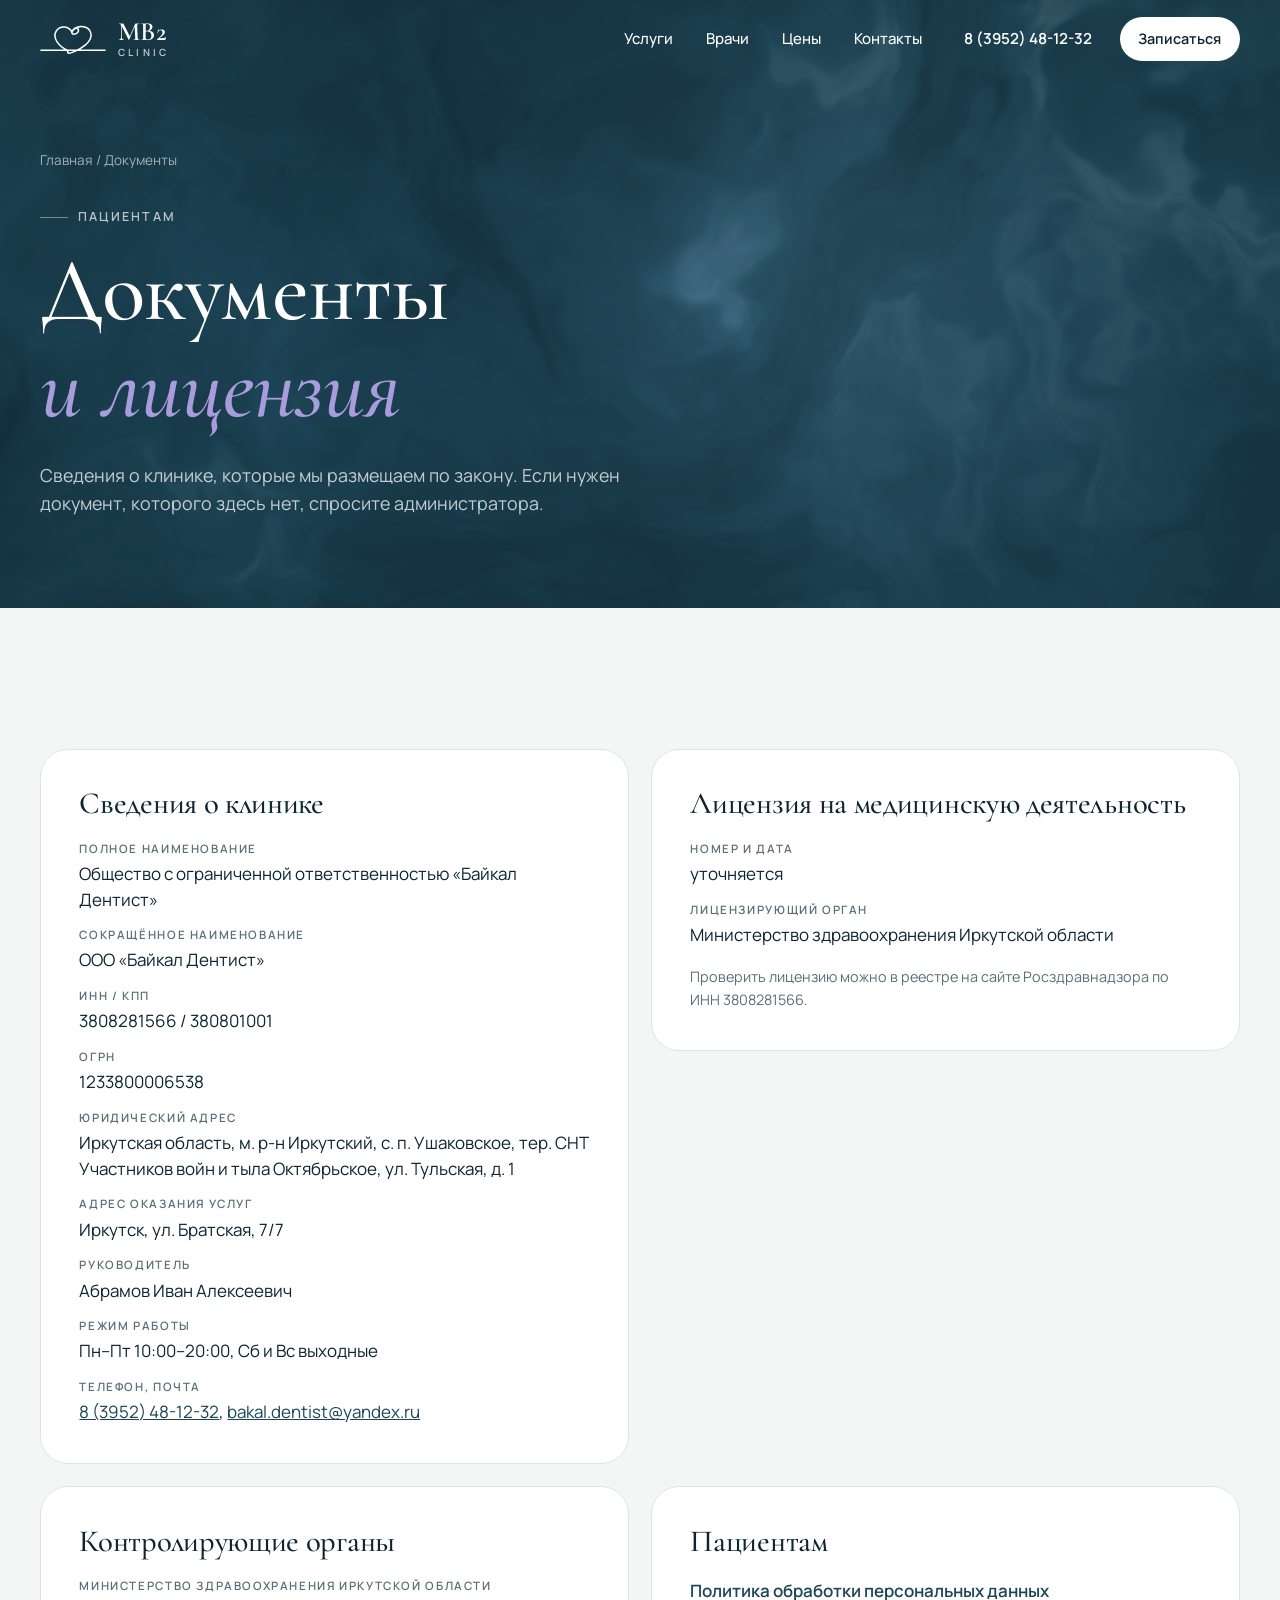
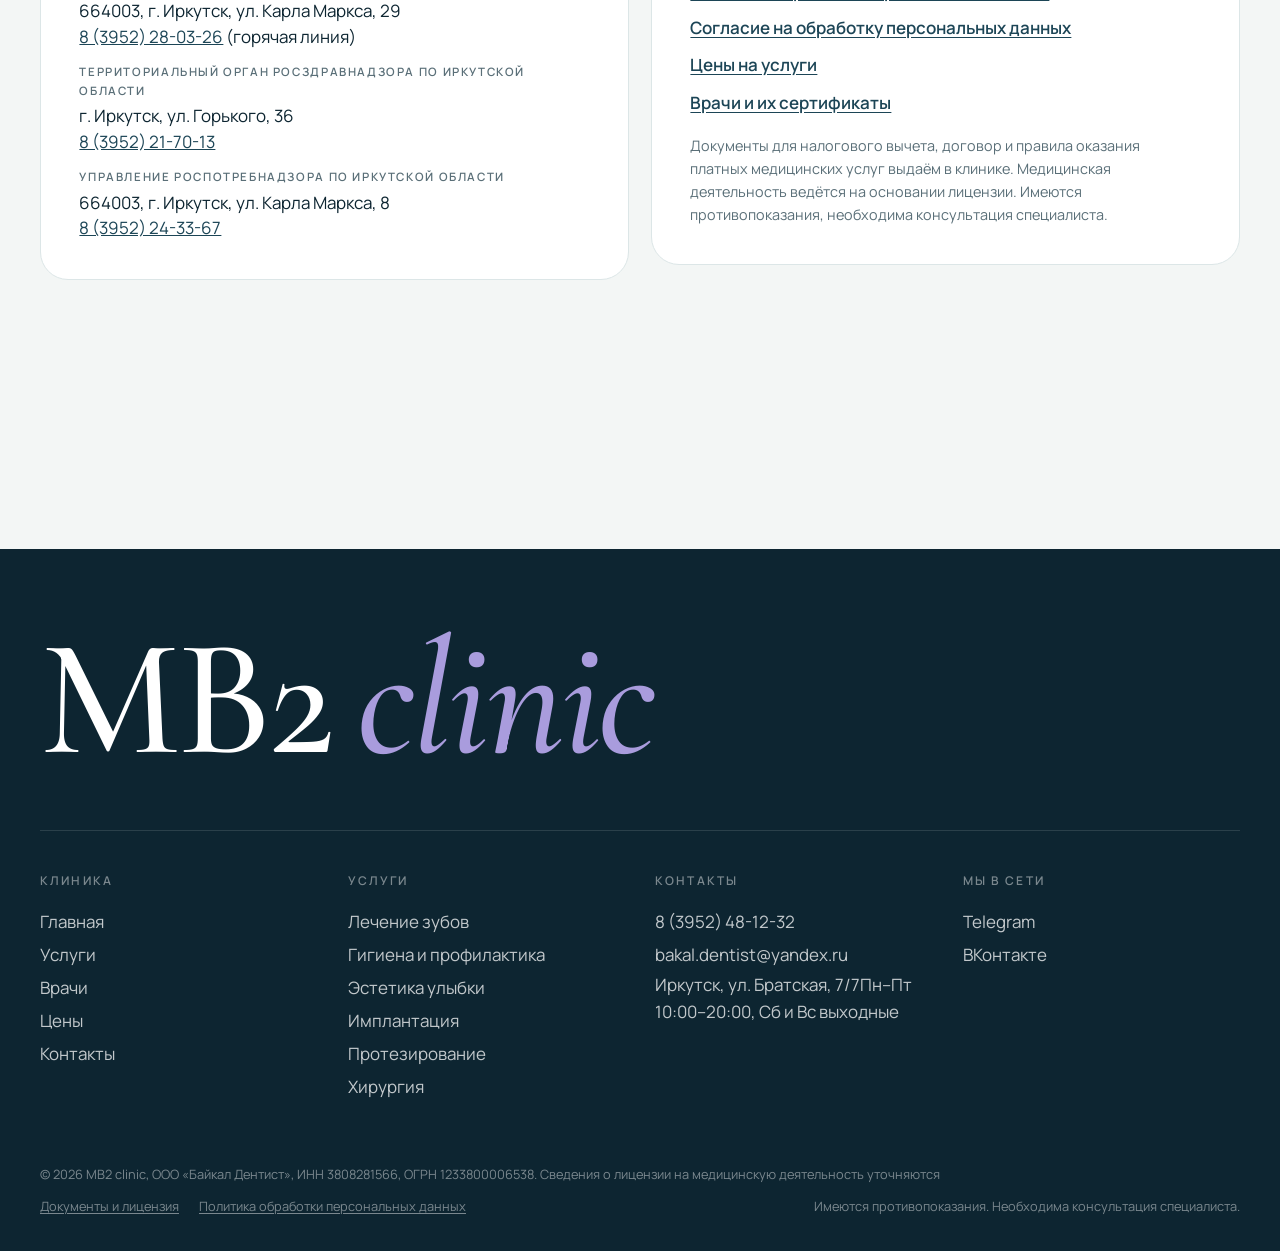
<file: dokumenty.html>
<!doctype html>
<html lang="ru">
<head>
<meta charset="utf-8">
<meta name="viewport" content="width=device-width, initial-scale=1, viewport-fit=cover">
<title>Документы и лицензия — MB2 clinic</title>
<meta name="description" content="Реквизиты, лицензия и контакты контролирующих органов стоматологии MB2 clinic, ООО «Байкал Дентист», Иркутск."><meta name="robots" content="noindex, nofollow">
<meta property="og:title" content="Документы и лицензия — MB2 clinic">
<meta property="og:description" content="Реквизиты, лицензия и контакты контролирующих органов стоматологии MB2 clinic, ООО «Байкал Дентист», Иркутск.">
<meta property="og:image" content="img/team.jpg?v=1793037886">
<meta property="og:type" content="website">
<meta name="theme-color" content="#1C4556">
<link rel="icon" href="data:image/svg+xml,%3Csvg xmlns='http://www.w3.org/2000/svg' viewBox='0 0 64 64'%3E%3Crect width='64' height='64' rx='14' fill='%231C4556'/%3E%3Ctext x='32' y='42' font-family='Georgia' font-size='26' fill='white' text-anchor='middle'%3EMB2%3C/text%3E%3C/svg%3E">
<link rel="preload" href="fonts/cormorant-garamond-cyrillic-500-normal.woff2" as="font" type="font/woff2" crossorigin><link rel="preload" href="fonts/manrope-cyrillic-400-normal.woff2" as="font" type="font/woff2" crossorigin>
<link rel="stylesheet" href="css/style.css?v=1793716433">
<script type="application/ld+json">{"@context":"https://schema.org","@type":"Dentist","name":"MB2 clinic","telephone":"8 (3952) 48-12-32","address":{"@type":"PostalAddress","streetAddress":"Иркутск, ул. Братская, 7/7","addressLocality":"Иркутск","addressCountry":"RU"},"openingHours":"Mo-Fr 10:00-20:00","legalName":"Байкал Дентист","image":"img/team.jpg?v=1793037886"}</script>
</head>
<body data-page="dokumenty">
<a class="skip" href="#main">К содержимому</a>

<header class="hdr hdr--dark">
 <div class="wrap hdr__in">
  <a class="logo" href="index.html" aria-label="MB2 clinic, на главную"><svg viewBox="0 0 140 72" aria-hidden="true"><path d="M2 60 H58 C40 52 26 34 34 20 C42 6 62 8 68 22 C70 14 76 10 80 14 C84 18 80 26 72 26 C66 26 66 18 72 16 C82 6 104 8 108 24 C112 42 86 58 70 64 C60 68 56 66 60 60 H138"/></svg><b>MB2<small>clinic</small></b></a>
  <nav class="nav" aria-label="Основное меню"><a href="uslugi.html">Услуги</a><a href="vrachi.html">Врачи</a><a href="ceny.html">Цены</a><a href="kontakty.html">Контакты</a></nav>
  <a class="hdr__tel" href="tel:+73952481232">8 (3952) 48-12-32</a>
  <a class="btn" href="#" data-book>Записаться</a>
  <button class="burger" type="button" aria-label="Открыть меню"><span></span></button>
 </div>
</header>
<div class="menu" aria-hidden="true">
 <button class="menu__close" type="button" aria-label="Закрыть меню">×</button>
 <a href="index.html">Главная</a><a href="uslugi.html">Услуги</a><a href="vrachi.html">Врачи</a><a href="ceny.html">Цены</a><a href="kontakty.html">Контакты</a>
 <div class="menu__foot">
  <a href="tel:+73952481232">8 (3952) 48-12-32</a>
  <span>Иркутск, ул. Братская, 7/7</span>
  <a class="btn btn--light" href="#" data-book>Записаться на приём <svg viewBox="0 0 24 24" fill="none" stroke="currentColor" stroke-width="1.6" stroke-linecap="round" aria-hidden="true"><path d="M5 12h14M13 6l6 6-6 6"/></svg></a>
 </div>
</div>

<main id="main">
<section class="phero">
 <canvas data-light="0.8" data-lowres="1" aria-hidden="true"></canvas>
 <div class="wrap">
  <div class="crumbs"><a href="index.html">Главная</a> / Документы</div>
  <span class="eyebrow">Пациентам</span>
  <h1><span class="ln"><span>Документы</span></span><span class="ln"><span><em>и лицензия</em></span></span></h1>
  <p class="lead">Сведения о клинике, которые мы размещаем по закону. Если нужен документ, которого здесь нет, спросите администратора.</p>
 </div>
</section>
<section class="sec"><div class="wrap docs-page">
 <div class="docbox">
  <h2>Сведения о клинике</h2>
  <dl>
   <div><dt>Полное наименование</dt><dd>Общество с ограниченной ответственностью «Байкал Дентист»</dd></div>
   <div><dt>Сокращённое наименование</dt><dd>ООО «Байкал Дентист»</dd></div>
   <div><dt>ИНН / КПП</dt><dd>3808281566 / 380801001</dd></div>
   <div><dt>ОГРН</dt><dd>1233800006538</dd></div>
   <div><dt>Юридический адрес</dt><dd>Иркутская область, м. р-н Иркутский, с. п. Ушаковское, тер. СНТ Участников войн и тыла Октябрьское, ул. Тульская, д. 1</dd></div>
   <div><dt>Адрес оказания услуг</dt><dd>Иркутск, ул. Братская, 7/7</dd></div>
   <div><dt>Руководитель</dt><dd>Абрамов Иван Алексеевич</dd></div>
   <div><dt>Режим работы</dt><dd>Пн–Пт 10:00–20:00, Сб и Вс выходные</dd></div>
   <div><dt>Телефон, почта</dt><dd><a href="tel:+73952481232">8 (3952) 48-12-32</a>, <a href="mailto:bakal.dentist@yandex.ru">bakal.dentist@yandex.ru</a></dd></div>
  </dl>
 </div>
 <div class="docbox">
  <h2>Лицензия на медицинскую деятельность</h2>
  <dl>
   <div><dt>Номер и дата</dt><dd>уточняется</dd></div>
   <div><dt>Лицензирующий орган</dt><dd>Министерство здравоохранения Иркутской области</dd></div>
  </dl>
  <p class="docbox__note">Проверить лицензию можно в реестре на сайте Росздравнадзора по ИНН 3808281566.</p>
 </div>
 <div class="docbox">
  <h2>Контролирующие органы</h2>
  <dl><div><dt>Министерство здравоохранения Иркутской области</dt><dd>664003, г. Иркутск, ул. Карла Маркса, 29<br><a href="tel:+73952280326">8 (3952) 28-03-26</a> (горячая линия)</dd></div><div><dt>Территориальный орган Росздравнадзора по Иркутской области</dt><dd>г. Иркутск, ул. Горького, 36<br><a href="tel:+73952217013">8 (3952) 21-70-13</a></dd></div><div><dt>Управление Роспотребнадзора по Иркутской области</dt><dd>664003, г. Иркутск, ул. Карла Маркса, 8<br><a href="tel:+73952243367">8 (3952) 24-33-67</a></dd></div></dl>
 </div>
 <div class="docbox">
  <h2>Пациентам</h2>
  <ul class="doclinks">
   <li><a href="politika.html">Политика обработки персональных данных</a></li>
   <li><a href="soglasie.html">Согласие на обработку персональных данных</a></li>
   <li><a href="ceny.html">Цены на услуги</a></li>
   <li><a href="vrachi.html">Врачи и их сертификаты</a></li>
  </ul>
  <p class="docbox__note">Документы для налогового вычета, договор и правила оказания платных медицинских услуг выдаём в клинике. Медицинская деятельность ведётся на основании лицензии. Имеются противопоказания, необходима консультация специалиста.</p>
 </div>
</div></section>
</main>
<footer class="ftr">
 <div class="wrap">
  <div class="ftr__big">MB2 <em>clinic</em></div>
  <div class="ftr__grid">
   <div><h4>Клиника</h4><a href="index.html">Главная</a><a href="uslugi.html">Услуги</a><a href="vrachi.html">Врачи</a><a href="ceny.html">Цены</a><a href="kontakty.html">Контакты</a></div>
   <div><h4>Услуги</h4><a href="uslugi.html#terapia">Лечение зубов</a><a href="uslugi.html#gigiena">Гигиена и профилактика</a><a href="uslugi.html#estetika">Эстетика улыбки</a><a href="uslugi.html#implant">Имплантация</a><a href="uslugi.html#proteze">Протезирование</a><a href="uslugi.html#surg">Хирургия</a></div>
   <div><h4>Контакты</h4><a href="tel:+73952481232">8 (3952) 48-12-32</a><a href="mailto:bakal.dentist@yandex.ru">bakal.dentist@yandex.ru</a><span>Иркутск, ул. Братская, 7/7</span><span>Пн–Пт 10:00–20:00, Сб и Вс выходные</span></div>
   <div><h4>Мы в сети</h4><a href="https://t.me/baikaldentist" target="_blank" rel="noopener">Telegram</a><a href="https://vk.com/mb2clinic" target="_blank" rel="noopener">ВКонтакте</a></div>
  </div>
  <div class="ftr__low"><span>© 2026 MB2 clinic, ООО «Байкал Дентист», ИНН 3808281566, ОГРН 1233800006538. Сведения о лицензии на медицинскую деятельность уточняются</span><span class="ftr__docs"><a href="dokumenty.html">Документы и лицензия</a><a href="politika.html">Политика обработки персональных данных</a></span><span>Имеются противопоказания. Необходима консультация специалиста.</span></div>
 </div>
</footer>
<div class="modal" id="book-modal" aria-hidden="true" role="dialog" aria-modal="true" aria-labelledby="bm-title">
 <div class="modal__bg" data-close></div>
 <div class="modal__box">
  <button class="modal__x" type="button" data-close aria-label="Закрыть">×</button>
  <h3 id="bm-title">Запись на приём</h3>
  <p>Оставьте номер: администратор перезвонит в течение 30 минут в рабочее время. Или позвоните сами: <b>8 (3952) 48-12-32</b></p>
  <div><form class="form" novalidate data-endpoint="">
  <div class="field"><input id="m-name" name="name" placeholder=" " autocomplete="name" required><label for="m-name">Как к вам обращаться</label></div>
  <div class="field"><input id="m-phone" name="phone" class="phone" type="tel" inputmode="tel" placeholder=" " autocomplete="tel" required><label for="m-phone">Телефон</label></div>
  <div class="field"><select id="m-svc" name="service"><option value="">Не знаю, нужна консультация</option><option>Лечение зубов</option><option>Гигиена и профилактика</option><option>Эстетика улыбки</option><option>Имплантация</option><option>Протезирование</option><option>Хирургия</option></select><label for="m-svc">Услуга (необязательно)</label></div>
  <label class="consent"><input type="checkbox" name="consent" value="да" required><span>Даю <a href="soglasie.html" target="_blank">согласие на обработку персональных данных</a> и подтверждаю, что ознакомлен(а) с <a href="politika.html" target="_blank">политикой обработки персональных данных</a></span></label>
  <button class="btn btn--light" type="submit">Отправить заявку <svg viewBox="0 0 24 24" fill="none" stroke="currentColor" stroke-width="1.6" stroke-linecap="round" aria-hidden="true"><path d="M5 12h14M13 6l6 6-6 6"/></svg></button>
 </form>
 <div class="done" role="status"><svg viewBox="0 0 64 64"><circle cx="32" cy="32" r="30"/><path d="M20 33l8 8 16-17"/></svg><h3>Заявка у нас</h3><p>Администратор перезвонит в течение 30 минут в рабочее время и подберёт удобный день.</p></div></div>
 </div>
</div>
<script src="js/vendor/gsap.min.js"></script>
<script src="js/vendor/ScrollTrigger.min.js"></script>
<script src="js/vendor/lenis.min.js"></script>
<script src="js/main.js?v=1793716438"></script>
</body>
</html>
</file>
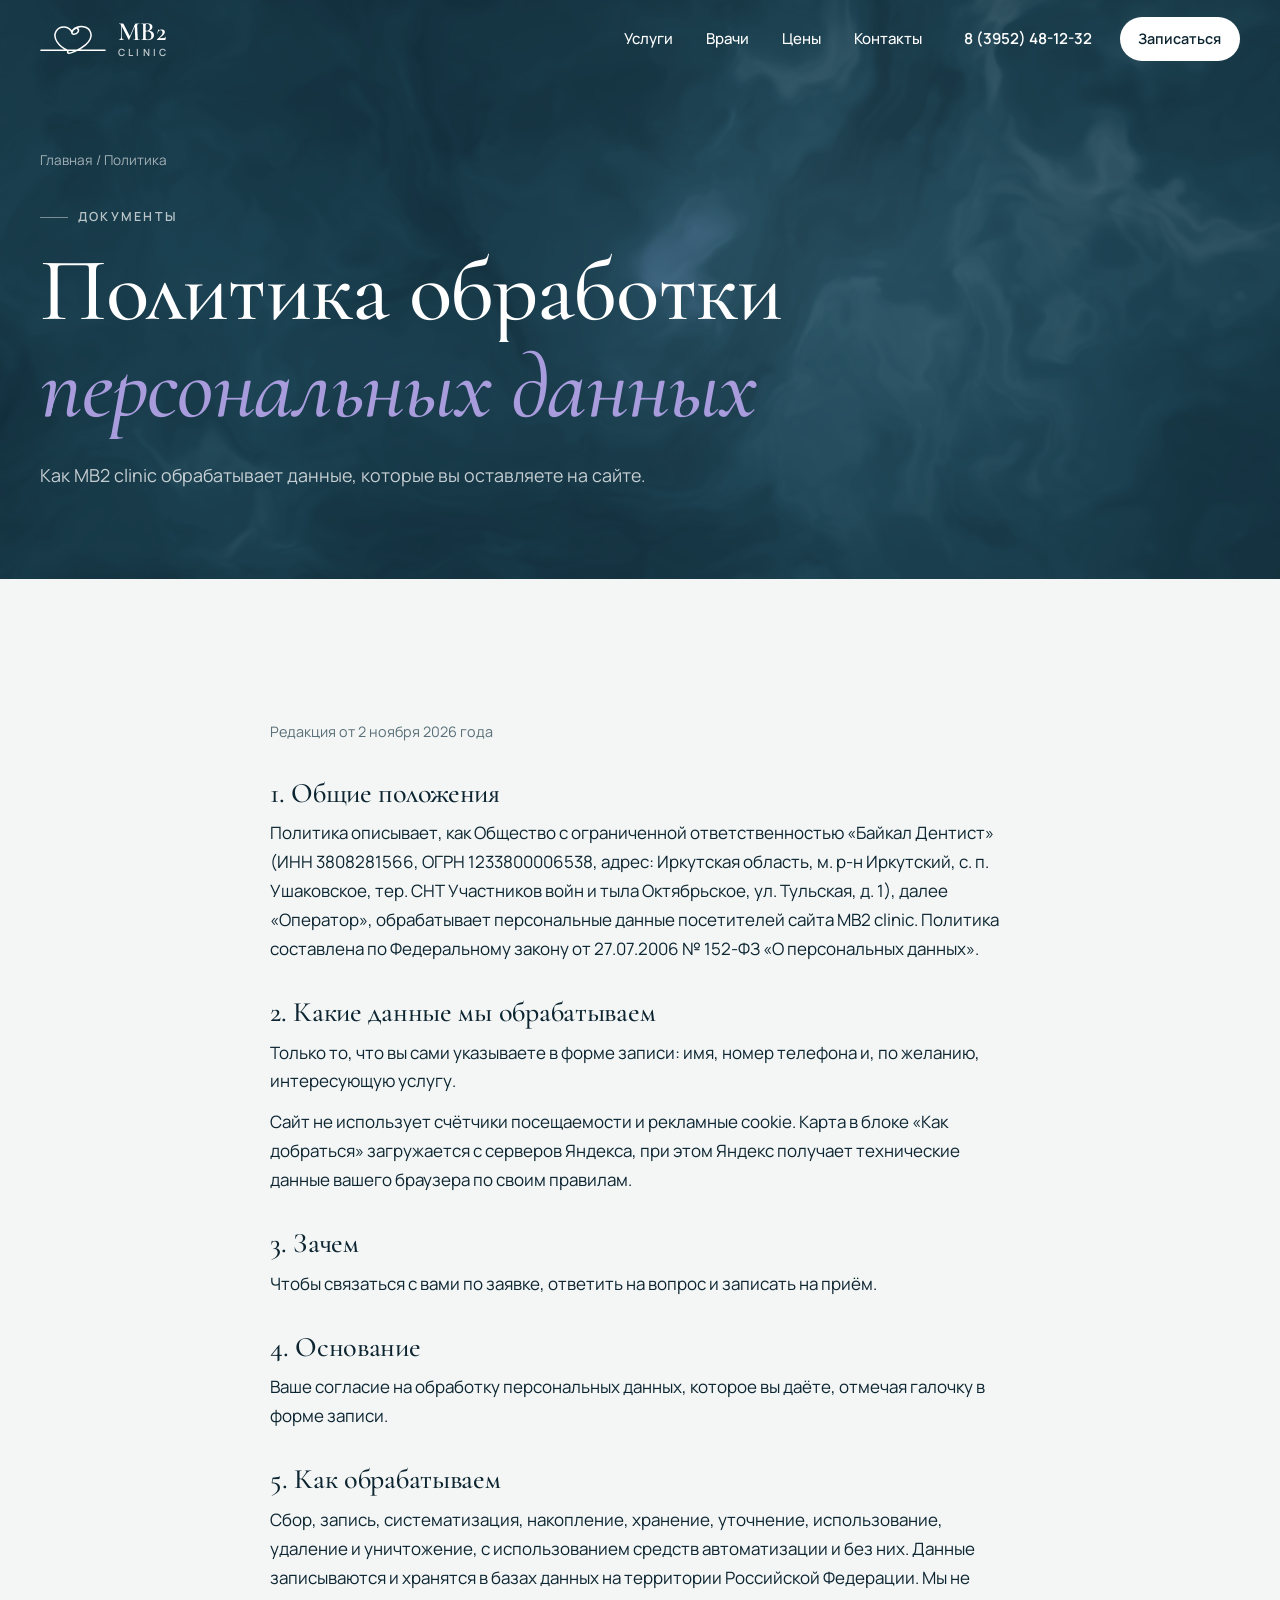
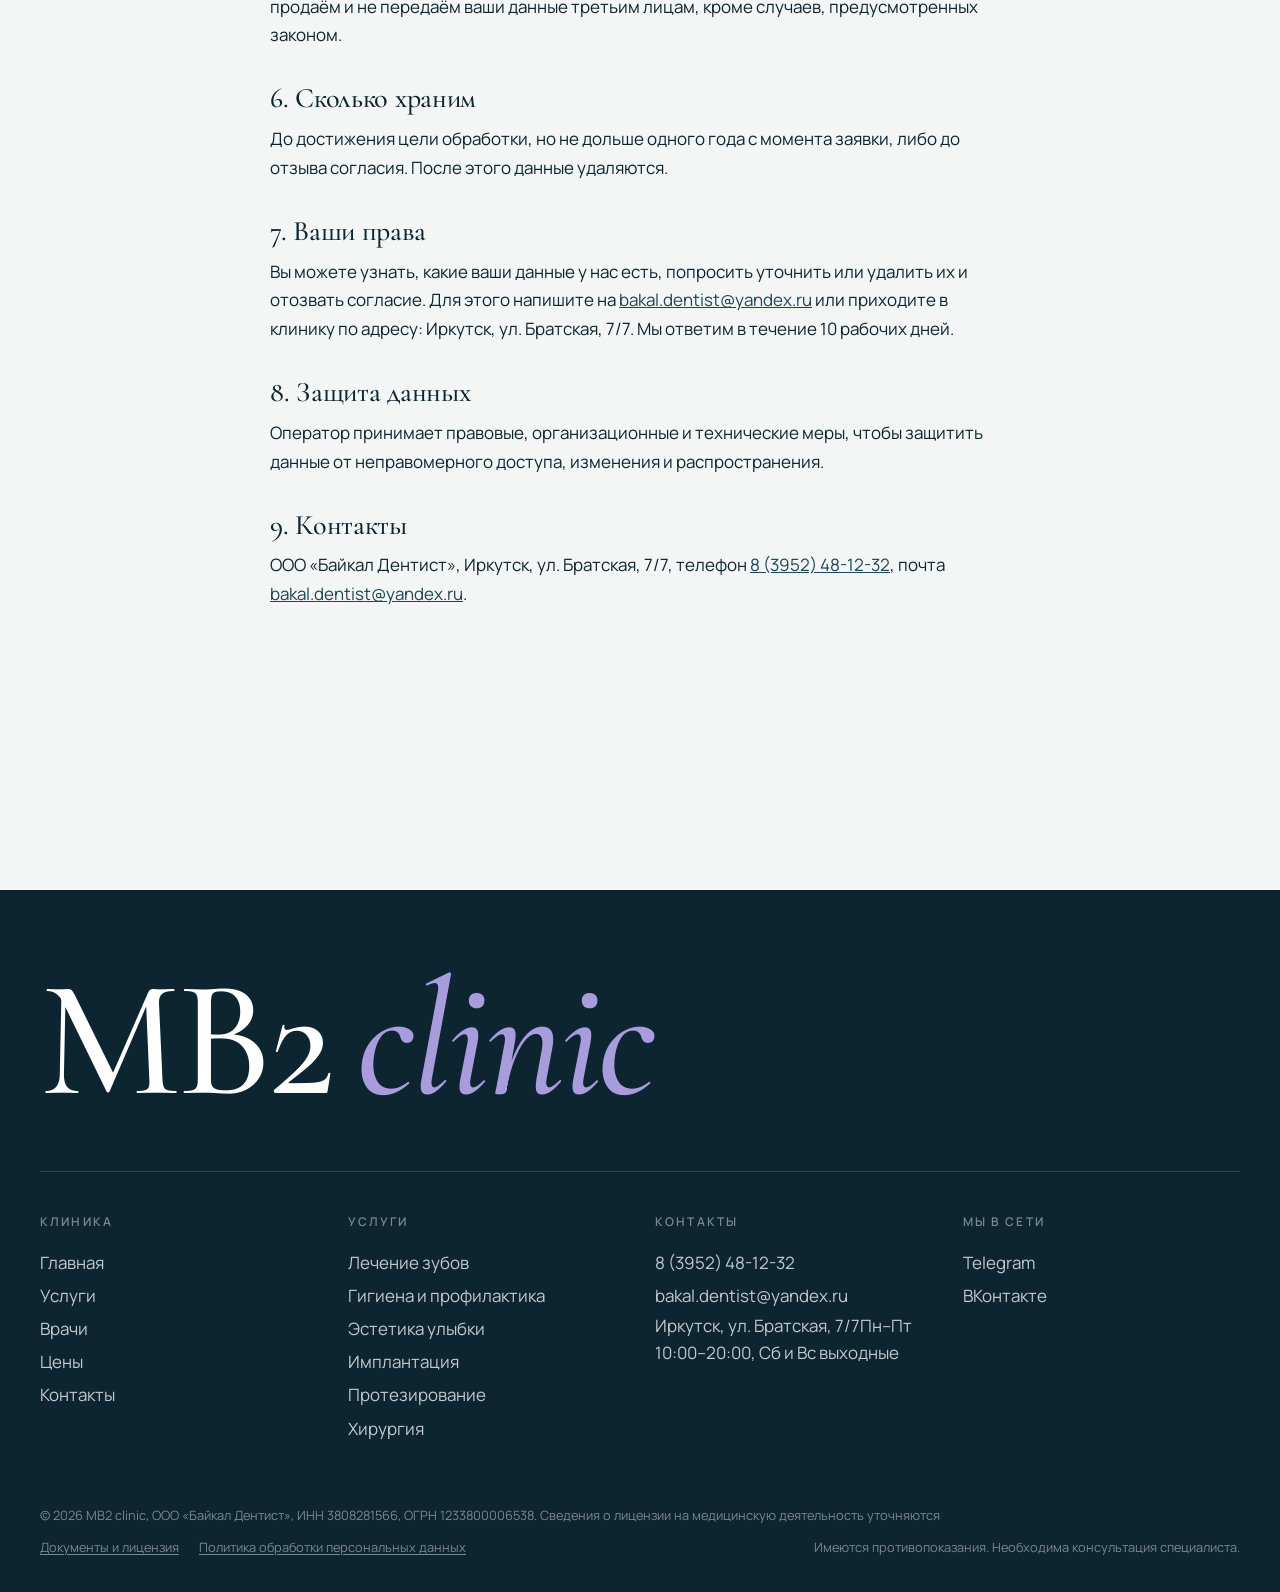
<file: politika.html>
<!doctype html>
<html lang="ru">
<head>
<meta charset="utf-8">
<meta name="viewport" content="width=device-width, initial-scale=1, viewport-fit=cover">
<title>Политика обработки персональных данных — MB2 clinic</title>
<meta name="description" content="Как MB2 clinic обрабатывает данные, которые вы оставляете на сайте."><meta name="robots" content="noindex, nofollow">
<meta property="og:title" content="Политика обработки персональных данных — MB2 clinic">
<meta property="og:description" content="Как MB2 clinic обрабатывает данные, которые вы оставляете на сайте.">
<meta property="og:image" content="img/team.jpg?v=1793037886">
<meta property="og:type" content="website">
<meta name="theme-color" content="#1C4556">
<link rel="icon" href="data:image/svg+xml,%3Csvg xmlns='http://www.w3.org/2000/svg' viewBox='0 0 64 64'%3E%3Crect width='64' height='64' rx='14' fill='%231C4556'/%3E%3Ctext x='32' y='42' font-family='Georgia' font-size='26' fill='white' text-anchor='middle'%3EMB2%3C/text%3E%3C/svg%3E">
<link rel="preload" href="fonts/cormorant-garamond-cyrillic-500-normal.woff2" as="font" type="font/woff2" crossorigin><link rel="preload" href="fonts/manrope-cyrillic-400-normal.woff2" as="font" type="font/woff2" crossorigin>
<link rel="stylesheet" href="css/style.css?v=1793716433">
<script type="application/ld+json">{"@context":"https://schema.org","@type":"Dentist","name":"MB2 clinic","telephone":"8 (3952) 48-12-32","address":{"@type":"PostalAddress","streetAddress":"Иркутск, ул. Братская, 7/7","addressLocality":"Иркутск","addressCountry":"RU"},"openingHours":"Mo-Fr 10:00-20:00","legalName":"Байкал Дентист","image":"img/team.jpg?v=1793037886"}</script>
</head>
<body data-page="politika">
<a class="skip" href="#main">К содержимому</a>

<header class="hdr hdr--dark">
 <div class="wrap hdr__in">
  <a class="logo" href="index.html" aria-label="MB2 clinic, на главную"><svg viewBox="0 0 140 72" aria-hidden="true"><path d="M2 60 H58 C40 52 26 34 34 20 C42 6 62 8 68 22 C70 14 76 10 80 14 C84 18 80 26 72 26 C66 26 66 18 72 16 C82 6 104 8 108 24 C112 42 86 58 70 64 C60 68 56 66 60 60 H138"/></svg><b>MB2<small>clinic</small></b></a>
  <nav class="nav" aria-label="Основное меню"><a href="uslugi.html">Услуги</a><a href="vrachi.html">Врачи</a><a href="ceny.html">Цены</a><a href="kontakty.html">Контакты</a></nav>
  <a class="hdr__tel" href="tel:+73952481232">8 (3952) 48-12-32</a>
  <a class="btn" href="#" data-book>Записаться</a>
  <button class="burger" type="button" aria-label="Открыть меню"><span></span></button>
 </div>
</header>
<div class="menu" aria-hidden="true">
 <button class="menu__close" type="button" aria-label="Закрыть меню">×</button>
 <a href="index.html">Главная</a><a href="uslugi.html">Услуги</a><a href="vrachi.html">Врачи</a><a href="ceny.html">Цены</a><a href="kontakty.html">Контакты</a>
 <div class="menu__foot">
  <a href="tel:+73952481232">8 (3952) 48-12-32</a>
  <span>Иркутск, ул. Братская, 7/7</span>
  <a class="btn btn--light" href="#" data-book>Записаться на приём <svg viewBox="0 0 24 24" fill="none" stroke="currentColor" stroke-width="1.6" stroke-linecap="round" aria-hidden="true"><path d="M5 12h14M13 6l6 6-6 6"/></svg></a>
 </div>
</div>

<main id="main">
<section class="phero">
 <canvas data-light="0.8" data-lowres="1" aria-hidden="true"></canvas>
 <div class="wrap">
  <div class="crumbs"><a href="index.html">Главная</a> / Политика</div>
  <span class="eyebrow">Документы</span>
  <h1><span class="ln"><span>Политика обработки</span></span><span class="ln"><span><em>персональных данных</em></span></span></h1>
  <p class="lead">Как MB2 clinic обрабатывает данные, которые вы оставляете на сайте.</p>
 </div>
</section>
<section class="sec"><div class="wrap legal"><p class="legal__date">Редакция от 2 ноября 2026 года</p>
<h2>1. Общие положения</h2>
<p>Политика описывает, как Общество с ограниченной ответственностью «Байкал Дентист» (ИНН 3808281566, ОГРН 1233800006538, адрес: Иркутская область, м. р-н Иркутский, с. п. Ушаковское, тер. СНТ Участников войн и тыла Октябрьское, ул. Тульская, д. 1), далее «Оператор», обрабатывает персональные данные посетителей сайта MB2 clinic. Политика составлена по Федеральному закону от 27.07.2006 № 152-ФЗ «О персональных данных».</p>
<h2>2. Какие данные мы обрабатываем</h2>
<p>Только то, что вы сами указываете в форме записи: имя, номер телефона и, по желанию, интересующую услугу.</p>
<p>Сайт не использует счётчики посещаемости и рекламные cookie. Карта в блоке «Как добраться» загружается с серверов Яндекса, при этом Яндекс получает технические данные вашего браузера по своим правилам.</p>
<h2>3. Зачем</h2>
<p>Чтобы связаться с вами по заявке, ответить на вопрос и записать на приём.</p>
<h2>4. Основание</h2>
<p>Ваше согласие на обработку персональных данных, которое вы даёте, отмечая галочку в форме записи.</p>
<h2>5. Как обрабатываем</h2>
<p>Сбор, запись, систематизация, накопление, хранение, уточнение, использование, удаление и уничтожение, с использованием средств автоматизации и без них. Данные записываются и хранятся в базах данных на территории Российской Федерации. Мы не продаём и не передаём ваши данные третьим лицам, кроме случаев, предусмотренных законом.</p>
<h2>6. Сколько храним</h2>
<p>До достижения цели обработки, но не дольше одного года с момента заявки, либо до отзыва согласия. После этого данные удаляются.</p>
<h2>7. Ваши права</h2>
<p>Вы можете узнать, какие ваши данные у нас есть, попросить уточнить или удалить их и отозвать согласие. Для этого напишите на <a href="mailto:bakal.dentist@yandex.ru">bakal.dentist@yandex.ru</a> или приходите в клинику по адресу: Иркутск, ул. Братская, 7/7. Мы ответим в течение 10 рабочих дней.</p>
<h2>8. Защита данных</h2>
<p>Оператор принимает правовые, организационные и технические меры, чтобы защитить данные от неправомерного доступа, изменения и распространения.</p>
<h2>9. Контакты</h2>
<p>ООО «Байкал Дентист», Иркутск, ул. Братская, 7/7, телефон <a href="tel:+73952481232">8 (3952) 48-12-32</a>, почта <a href="mailto:bakal.dentist@yandex.ru">bakal.dentist@yandex.ru</a>.</p></div></section>
</main>
<footer class="ftr">
 <div class="wrap">
  <div class="ftr__big">MB2 <em>clinic</em></div>
  <div class="ftr__grid">
   <div><h4>Клиника</h4><a href="index.html">Главная</a><a href="uslugi.html">Услуги</a><a href="vrachi.html">Врачи</a><a href="ceny.html">Цены</a><a href="kontakty.html">Контакты</a></div>
   <div><h4>Услуги</h4><a href="uslugi.html#terapia">Лечение зубов</a><a href="uslugi.html#gigiena">Гигиена и профилактика</a><a href="uslugi.html#estetika">Эстетика улыбки</a><a href="uslugi.html#implant">Имплантация</a><a href="uslugi.html#proteze">Протезирование</a><a href="uslugi.html#surg">Хирургия</a></div>
   <div><h4>Контакты</h4><a href="tel:+73952481232">8 (3952) 48-12-32</a><a href="mailto:bakal.dentist@yandex.ru">bakal.dentist@yandex.ru</a><span>Иркутск, ул. Братская, 7/7</span><span>Пн–Пт 10:00–20:00, Сб и Вс выходные</span></div>
   <div><h4>Мы в сети</h4><a href="https://t.me/baikaldentist" target="_blank" rel="noopener">Telegram</a><a href="https://vk.com/mb2clinic" target="_blank" rel="noopener">ВКонтакте</a></div>
  </div>
  <div class="ftr__low"><span>© 2026 MB2 clinic, ООО «Байкал Дентист», ИНН 3808281566, ОГРН 1233800006538. Сведения о лицензии на медицинскую деятельность уточняются</span><span class="ftr__docs"><a href="dokumenty.html">Документы и лицензия</a><a href="politika.html">Политика обработки персональных данных</a></span><span>Имеются противопоказания. Необходима консультация специалиста.</span></div>
 </div>
</footer>
<div class="modal" id="book-modal" aria-hidden="true" role="dialog" aria-modal="true" aria-labelledby="bm-title">
 <div class="modal__bg" data-close></div>
 <div class="modal__box">
  <button class="modal__x" type="button" data-close aria-label="Закрыть">×</button>
  <h3 id="bm-title">Запись на приём</h3>
  <p>Оставьте номер: администратор перезвонит в течение 30 минут в рабочее время. Или позвоните сами: <b>8 (3952) 48-12-32</b></p>
  <div><form class="form" novalidate data-endpoint="">
  <div class="field"><input id="m-name" name="name" placeholder=" " autocomplete="name" required><label for="m-name">Как к вам обращаться</label></div>
  <div class="field"><input id="m-phone" name="phone" class="phone" type="tel" inputmode="tel" placeholder=" " autocomplete="tel" required><label for="m-phone">Телефон</label></div>
  <div class="field"><select id="m-svc" name="service"><option value="">Не знаю, нужна консультация</option><option>Лечение зубов</option><option>Гигиена и профилактика</option><option>Эстетика улыбки</option><option>Имплантация</option><option>Протезирование</option><option>Хирургия</option></select><label for="m-svc">Услуга (необязательно)</label></div>
  <label class="consent"><input type="checkbox" name="consent" value="да" required><span>Даю <a href="soglasie.html" target="_blank">согласие на обработку персональных данных</a> и подтверждаю, что ознакомлен(а) с <a href="politika.html" target="_blank">политикой обработки персональных данных</a></span></label>
  <button class="btn btn--light" type="submit">Отправить заявку <svg viewBox="0 0 24 24" fill="none" stroke="currentColor" stroke-width="1.6" stroke-linecap="round" aria-hidden="true"><path d="M5 12h14M13 6l6 6-6 6"/></svg></button>
 </form>
 <div class="done" role="status"><svg viewBox="0 0 64 64"><circle cx="32" cy="32" r="30"/><path d="M20 33l8 8 16-17"/></svg><h3>Заявка у нас</h3><p>Администратор перезвонит в течение 30 минут в рабочее время и подберёт удобный день.</p></div></div>
 </div>
</div>
<script src="js/vendor/gsap.min.js"></script>
<script src="js/vendor/ScrollTrigger.min.js"></script>
<script src="js/vendor/lenis.min.js"></script>
<script src="js/main.js?v=1793716438"></script>
</body>
</html>
</file>
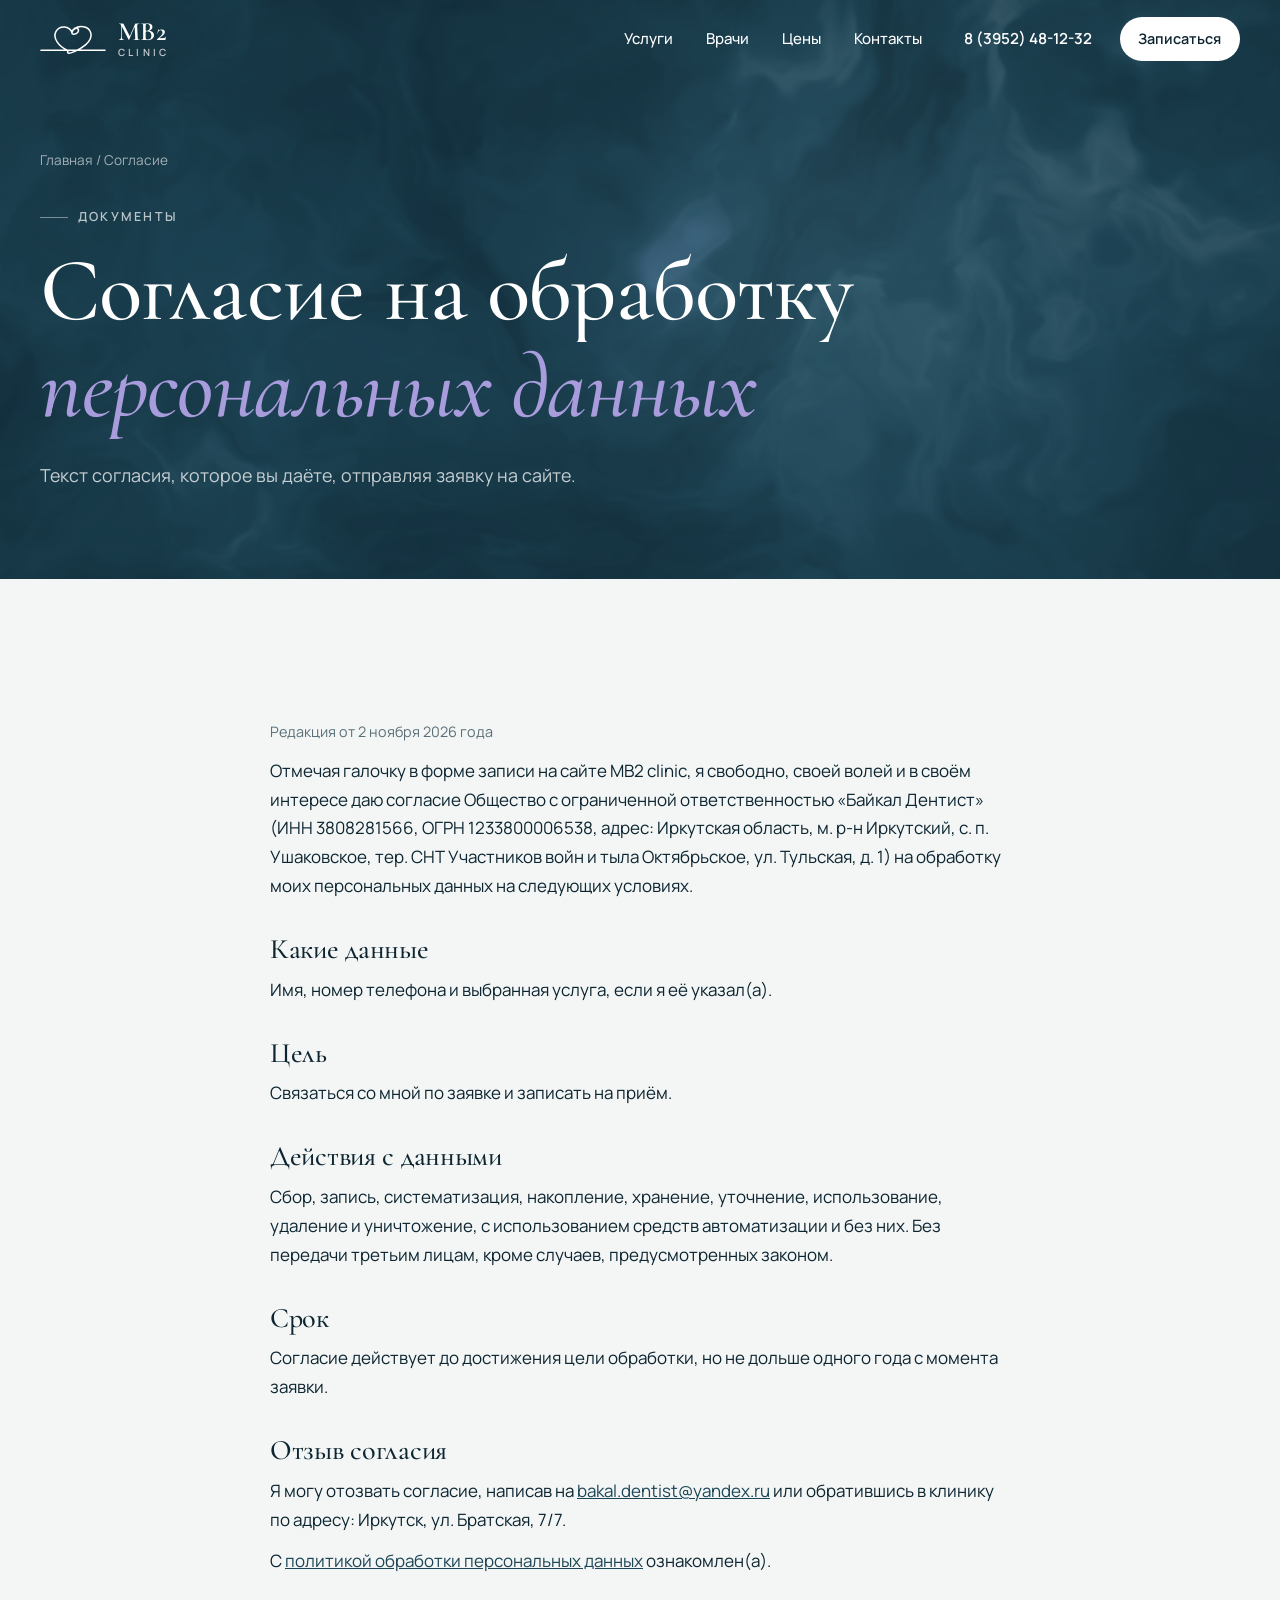
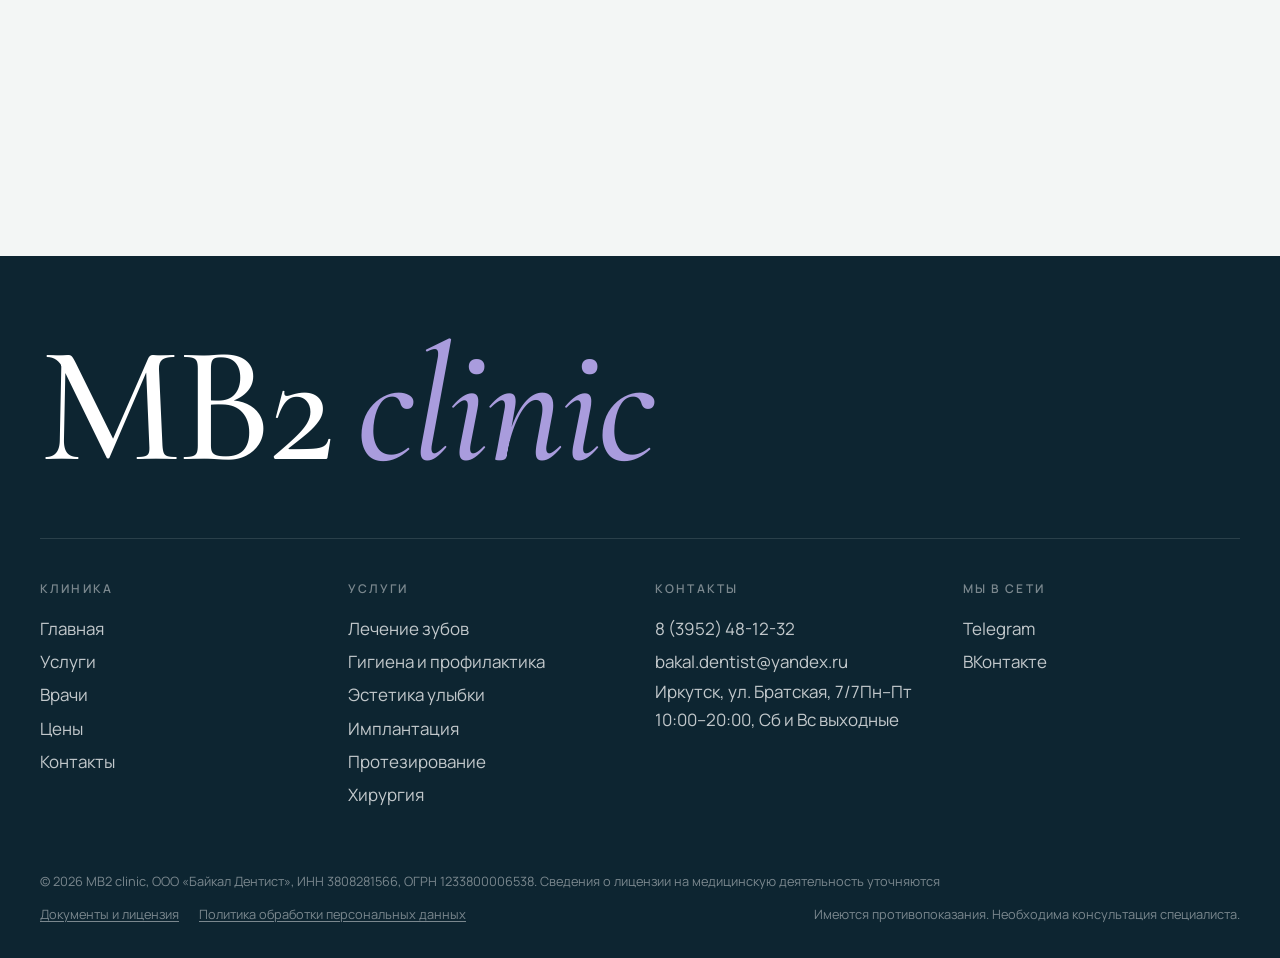
<file: soglasie.html>
<!doctype html>
<html lang="ru">
<head>
<meta charset="utf-8">
<meta name="viewport" content="width=device-width, initial-scale=1, viewport-fit=cover">
<title>Согласие на обработку персональных данных — MB2 clinic</title>
<meta name="description" content="Текст согласия, которое вы даёте, отправляя заявку на сайте."><meta name="robots" content="noindex, nofollow">
<meta property="og:title" content="Согласие на обработку персональных данных — MB2 clinic">
<meta property="og:description" content="Текст согласия, которое вы даёте, отправляя заявку на сайте.">
<meta property="og:image" content="img/team.jpg?v=1793037886">
<meta property="og:type" content="website">
<meta name="theme-color" content="#1C4556">
<link rel="icon" href="data:image/svg+xml,%3Csvg xmlns='http://www.w3.org/2000/svg' viewBox='0 0 64 64'%3E%3Crect width='64' height='64' rx='14' fill='%231C4556'/%3E%3Ctext x='32' y='42' font-family='Georgia' font-size='26' fill='white' text-anchor='middle'%3EMB2%3C/text%3E%3C/svg%3E">
<link rel="preload" href="fonts/cormorant-garamond-cyrillic-500-normal.woff2" as="font" type="font/woff2" crossorigin><link rel="preload" href="fonts/manrope-cyrillic-400-normal.woff2" as="font" type="font/woff2" crossorigin>
<link rel="stylesheet" href="css/style.css?v=1793716433">
<script type="application/ld+json">{"@context":"https://schema.org","@type":"Dentist","name":"MB2 clinic","telephone":"8 (3952) 48-12-32","address":{"@type":"PostalAddress","streetAddress":"Иркутск, ул. Братская, 7/7","addressLocality":"Иркутск","addressCountry":"RU"},"openingHours":"Mo-Fr 10:00-20:00","legalName":"Байкал Дентист","image":"img/team.jpg?v=1793037886"}</script>
</head>
<body data-page="soglasie">
<a class="skip" href="#main">К содержимому</a>

<header class="hdr hdr--dark">
 <div class="wrap hdr__in">
  <a class="logo" href="index.html" aria-label="MB2 clinic, на главную"><svg viewBox="0 0 140 72" aria-hidden="true"><path d="M2 60 H58 C40 52 26 34 34 20 C42 6 62 8 68 22 C70 14 76 10 80 14 C84 18 80 26 72 26 C66 26 66 18 72 16 C82 6 104 8 108 24 C112 42 86 58 70 64 C60 68 56 66 60 60 H138"/></svg><b>MB2<small>clinic</small></b></a>
  <nav class="nav" aria-label="Основное меню"><a href="uslugi.html">Услуги</a><a href="vrachi.html">Врачи</a><a href="ceny.html">Цены</a><a href="kontakty.html">Контакты</a></nav>
  <a class="hdr__tel" href="tel:+73952481232">8 (3952) 48-12-32</a>
  <a class="btn" href="#" data-book>Записаться</a>
  <button class="burger" type="button" aria-label="Открыть меню"><span></span></button>
 </div>
</header>
<div class="menu" aria-hidden="true">
 <button class="menu__close" type="button" aria-label="Закрыть меню">×</button>
 <a href="index.html">Главная</a><a href="uslugi.html">Услуги</a><a href="vrachi.html">Врачи</a><a href="ceny.html">Цены</a><a href="kontakty.html">Контакты</a>
 <div class="menu__foot">
  <a href="tel:+73952481232">8 (3952) 48-12-32</a>
  <span>Иркутск, ул. Братская, 7/7</span>
  <a class="btn btn--light" href="#" data-book>Записаться на приём <svg viewBox="0 0 24 24" fill="none" stroke="currentColor" stroke-width="1.6" stroke-linecap="round" aria-hidden="true"><path d="M5 12h14M13 6l6 6-6 6"/></svg></a>
 </div>
</div>

<main id="main">
<section class="phero">
 <canvas data-light="0.8" data-lowres="1" aria-hidden="true"></canvas>
 <div class="wrap">
  <div class="crumbs"><a href="index.html">Главная</a> / Согласие</div>
  <span class="eyebrow">Документы</span>
  <h1><span class="ln"><span>Согласие на обработку</span></span><span class="ln"><span><em>персональных данных</em></span></span></h1>
  <p class="lead">Текст согласия, которое вы даёте, отправляя заявку на сайте.</p>
 </div>
</section>
<section class="sec"><div class="wrap legal"><p class="legal__date">Редакция от 2 ноября 2026 года</p>
<p>Отмечая галочку в форме записи на сайте MB2 clinic, я свободно, своей волей и в своём интересе даю согласие Общество с ограниченной ответственностью «Байкал Дентист» (ИНН 3808281566, ОГРН 1233800006538, адрес: Иркутская область, м. р-н Иркутский, с. п. Ушаковское, тер. СНТ Участников войн и тыла Октябрьское, ул. Тульская, д. 1) на обработку моих персональных данных на следующих условиях.</p>
<h2>Какие данные</h2>
<p>Имя, номер телефона и выбранная услуга, если я её указал(а).</p>
<h2>Цель</h2>
<p>Связаться со мной по заявке и записать на приём.</p>
<h2>Действия с данными</h2>
<p>Сбор, запись, систематизация, накопление, хранение, уточнение, использование, удаление и уничтожение, с использованием средств автоматизации и без них. Без передачи третьим лицам, кроме случаев, предусмотренных законом.</p>
<h2>Срок</h2>
<p>Согласие действует до достижения цели обработки, но не дольше одного года с момента заявки.</p>
<h2>Отзыв согласия</h2>
<p>Я могу отозвать согласие, написав на <a href="mailto:bakal.dentist@yandex.ru">bakal.dentist@yandex.ru</a> или обратившись в клинику по адресу: Иркутск, ул. Братская, 7/7.</p>
<p>С <a href="politika.html">политикой обработки персональных данных</a> ознакомлен(а).</p></div></section>
</main>
<footer class="ftr">
 <div class="wrap">
  <div class="ftr__big">MB2 <em>clinic</em></div>
  <div class="ftr__grid">
   <div><h4>Клиника</h4><a href="index.html">Главная</a><a href="uslugi.html">Услуги</a><a href="vrachi.html">Врачи</a><a href="ceny.html">Цены</a><a href="kontakty.html">Контакты</a></div>
   <div><h4>Услуги</h4><a href="uslugi.html#terapia">Лечение зубов</a><a href="uslugi.html#gigiena">Гигиена и профилактика</a><a href="uslugi.html#estetika">Эстетика улыбки</a><a href="uslugi.html#implant">Имплантация</a><a href="uslugi.html#proteze">Протезирование</a><a href="uslugi.html#surg">Хирургия</a></div>
   <div><h4>Контакты</h4><a href="tel:+73952481232">8 (3952) 48-12-32</a><a href="mailto:bakal.dentist@yandex.ru">bakal.dentist@yandex.ru</a><span>Иркутск, ул. Братская, 7/7</span><span>Пн–Пт 10:00–20:00, Сб и Вс выходные</span></div>
   <div><h4>Мы в сети</h4><a href="https://t.me/baikaldentist" target="_blank" rel="noopener">Telegram</a><a href="https://vk.com/mb2clinic" target="_blank" rel="noopener">ВКонтакте</a></div>
  </div>
  <div class="ftr__low"><span>© 2026 MB2 clinic, ООО «Байкал Дентист», ИНН 3808281566, ОГРН 1233800006538. Сведения о лицензии на медицинскую деятельность уточняются</span><span class="ftr__docs"><a href="dokumenty.html">Документы и лицензия</a><a href="politika.html">Политика обработки персональных данных</a></span><span>Имеются противопоказания. Необходима консультация специалиста.</span></div>
 </div>
</footer>
<div class="modal" id="book-modal" aria-hidden="true" role="dialog" aria-modal="true" aria-labelledby="bm-title">
 <div class="modal__bg" data-close></div>
 <div class="modal__box">
  <button class="modal__x" type="button" data-close aria-label="Закрыть">×</button>
  <h3 id="bm-title">Запись на приём</h3>
  <p>Оставьте номер: администратор перезвонит в течение 30 минут в рабочее время. Или позвоните сами: <b>8 (3952) 48-12-32</b></p>
  <div><form class="form" novalidate data-endpoint="">
  <div class="field"><input id="m-name" name="name" placeholder=" " autocomplete="name" required><label for="m-name">Как к вам обращаться</label></div>
  <div class="field"><input id="m-phone" name="phone" class="phone" type="tel" inputmode="tel" placeholder=" " autocomplete="tel" required><label for="m-phone">Телефон</label></div>
  <div class="field"><select id="m-svc" name="service"><option value="">Не знаю, нужна консультация</option><option>Лечение зубов</option><option>Гигиена и профилактика</option><option>Эстетика улыбки</option><option>Имплантация</option><option>Протезирование</option><option>Хирургия</option></select><label for="m-svc">Услуга (необязательно)</label></div>
  <label class="consent"><input type="checkbox" name="consent" value="да" required><span>Даю <a href="soglasie.html" target="_blank">согласие на обработку персональных данных</a> и подтверждаю, что ознакомлен(а) с <a href="politika.html" target="_blank">политикой обработки персональных данных</a></span></label>
  <button class="btn btn--light" type="submit">Отправить заявку <svg viewBox="0 0 24 24" fill="none" stroke="currentColor" stroke-width="1.6" stroke-linecap="round" aria-hidden="true"><path d="M5 12h14M13 6l6 6-6 6"/></svg></button>
 </form>
 <div class="done" role="status"><svg viewBox="0 0 64 64"><circle cx="32" cy="32" r="30"/><path d="M20 33l8 8 16-17"/></svg><h3>Заявка у нас</h3><p>Администратор перезвонит в течение 30 минут в рабочее время и подберёт удобный день.</p></div></div>
 </div>
</div>
<script src="js/vendor/gsap.min.js"></script>
<script src="js/vendor/ScrollTrigger.min.js"></script>
<script src="js/vendor/lenis.min.js"></script>
<script src="js/main.js?v=1793716438"></script>
</body>
</html>
</file>
<file: css/style.css>
@font-face{font-family:'Cormorant Garamond';font-style:normal;font-weight:500;font-display:swap;src:url(../fonts/cormorant-garamond-cyrillic-500-normal.woff2) format('woff2');unicode-range:U+0301,U+0400-045F,U+0490-0491,U+04B0-04B1,U+2116}
@font-face{font-family:'Cormorant Garamond';font-style:normal;font-weight:500;font-display:swap;src:url(../fonts/cormorant-garamond-latin-500-normal.woff2) format('woff2');unicode-range:U+0000-00FF,U+0131,U+0152-0153,U+02BB-02BC,U+02C6,U+02DA,U+02DC,U+0304,U+0308,U+0329,U+2000-206F,U+20AC,U+2122,U+2191,U+2193,U+2212,U+2215,U+FEFF,U+FFFD}
@font-face{font-family:'Cormorant Garamond';font-style:italic;font-weight:500;font-display:swap;src:url(../fonts/cormorant-garamond-cyrillic-500-italic.woff2) format('woff2');unicode-range:U+0301,U+0400-045F,U+0490-0491,U+04B0-04B1,U+2116}
@font-face{font-family:'Cormorant Garamond';font-style:italic;font-weight:500;font-display:swap;src:url(../fonts/cormorant-garamond-latin-500-italic.woff2) format('woff2');unicode-range:U+0000-00FF,U+0131,U+0152-0153,U+02BB-02BC,U+02C6,U+02DA,U+02DC,U+0304,U+0308,U+0329,U+2000-206F,U+20AC,U+2122,U+2191,U+2193,U+2212,U+2215,U+FEFF,U+FFFD}
@font-face{font-family:'Cormorant Garamond';font-style:normal;font-weight:600;font-display:swap;src:url(../fonts/cormorant-garamond-cyrillic-600-normal.woff2) format('woff2');unicode-range:U+0301,U+0400-045F,U+0490-0491,U+04B0-04B1,U+2116}
@font-face{font-family:'Cormorant Garamond';font-style:normal;font-weight:600;font-display:swap;src:url(../fonts/cormorant-garamond-latin-600-normal.woff2) format('woff2');unicode-range:U+0000-00FF,U+0131,U+0152-0153,U+02BB-02BC,U+02C6,U+02DA,U+02DC,U+0304,U+0308,U+0329,U+2000-206F,U+20AC,U+2122,U+2191,U+2193,U+2212,U+2215,U+FEFF,U+FFFD}
@font-face{font-family:'Cormorant Garamond';font-style:italic;font-weight:600;font-display:swap;src:url(../fonts/cormorant-garamond-cyrillic-600-italic.woff2) format('woff2');unicode-range:U+0301,U+0400-045F,U+0490-0491,U+04B0-04B1,U+2116}
@font-face{font-family:'Cormorant Garamond';font-style:italic;font-weight:600;font-display:swap;src:url(../fonts/cormorant-garamond-latin-600-italic.woff2) format('woff2');unicode-range:U+0000-00FF,U+0131,U+0152-0153,U+02BB-02BC,U+02C6,U+02DA,U+02DC,U+0304,U+0308,U+0329,U+2000-206F,U+20AC,U+2122,U+2191,U+2193,U+2212,U+2215,U+FEFF,U+FFFD}
@font-face{font-family:'Manrope';font-style:normal;font-weight:400;font-display:swap;src:url(../fonts/manrope-cyrillic-400-normal.woff2) format('woff2');unicode-range:U+0301,U+0400-045F,U+0490-0491,U+04B0-04B1,U+2116}
@font-face{font-family:'Manrope';font-style:normal;font-weight:400;font-display:swap;src:url(../fonts/manrope-latin-400-normal.woff2) format('woff2');unicode-range:U+0000-00FF,U+0131,U+0152-0153,U+02BB-02BC,U+02C6,U+02DA,U+02DC,U+0304,U+0308,U+0329,U+2000-206F,U+20AC,U+2122,U+2191,U+2193,U+2212,U+2215,U+FEFF,U+FFFD}
@font-face{font-family:'Manrope';font-style:normal;font-weight:500;font-display:swap;src:url(../fonts/manrope-cyrillic-500-normal.woff2) format('woff2');unicode-range:U+0301,U+0400-045F,U+0490-0491,U+04B0-04B1,U+2116}
@font-face{font-family:'Manrope';font-style:normal;font-weight:500;font-display:swap;src:url(../fonts/manrope-latin-500-normal.woff2) format('woff2');unicode-range:U+0000-00FF,U+0131,U+0152-0153,U+02BB-02BC,U+02C6,U+02DA,U+02DC,U+0304,U+0308,U+0329,U+2000-206F,U+20AC,U+2122,U+2191,U+2193,U+2212,U+2215,U+FEFF,U+FFFD}
@font-face{font-family:'Manrope';font-style:normal;font-weight:600;font-display:swap;src:url(../fonts/manrope-cyrillic-600-normal.woff2) format('woff2');unicode-range:U+0301,U+0400-045F,U+0490-0491,U+04B0-04B1,U+2116}
@font-face{font-family:'Manrope';font-style:normal;font-weight:600;font-display:swap;src:url(../fonts/manrope-latin-600-normal.woff2) format('woff2');unicode-range:U+0000-00FF,U+0131,U+0152-0153,U+02BB-02BC,U+02C6,U+02DA,U+02DC,U+0304,U+0308,U+0329,U+2000-206F,U+20AC,U+2122,U+2191,U+2193,U+2212,U+2215,U+FEFF,U+FFFD}
@font-face{font-family:'Manrope';font-style:normal;font-weight:700;font-display:swap;src:url(../fonts/manrope-cyrillic-700-normal.woff2) format('woff2');unicode-range:U+0301,U+0400-045F,U+0490-0491,U+04B0-04B1,U+2116}
@font-face{font-family:'Manrope';font-style:normal;font-weight:700;font-display:swap;src:url(../fonts/manrope-latin-700-normal.woff2) format('woff2');unicode-range:U+0000-00FF,U+0131,U+0152-0153,U+02BB-02BC,U+02C6,U+02DA,U+02DC,U+0304,U+0308,U+0329,U+2000-206F,U+20AC,U+2122,U+2191,U+2193,U+2212,U+2215,U+FEFF,U+FFFD}
/* MB2 clinic — фирменная петроль-стена клиники + фарфорово-белый, лиловый акцент из окантовки формы.
   Сетка: широкие асимметричные блоки, арки как мотив (форма зуба и проёма). */
:root{
  --petrol:#1C4556;      /* стена клиники */
  --petrol-2:#24566A;
  --ink:#0D2531;         /* текст */
  --porcelain:#F3F6F5;   /* фон */
  --enamel:#FFFFFF;
  --mist:#DCE6E7;        /* линии, подложки */
  --muted:#5A6F78;
  --lilac:#A99CDD;       /* акцент */
  --lilac-ink:#6F5FB8;
  --glass:rgba(255,255,255,.08);
  --f-display:"Cormorant Garamond","Cormorant",Georgia,"Times New Roman",serif;
  --f-body:"Manrope",system-ui,-apple-system,"Segoe UI",Roboto,Arial,sans-serif;
  --r-lg:28px; --r-md:18px;
  --gutter:max(20px, env(safe-area-inset-left,0px));
  --max:1240px;
  --ease:cubic-bezier(.22,.8,.2,1);
}
*,*::before,*::after{box-sizing:border-box}
html{-webkit-text-size-adjust:100%}
html.lenis,html.lenis body{height:auto}
.lenis.lenis-smooth{scroll-behavior:auto!important}
body{margin:0;background:var(--porcelain);color:var(--ink);font-family:var(--f-body);font-size:17px;line-height:1.6;-webkit-font-smoothing:antialiased;overflow-x:hidden}
img{max-width:100%;display:block;height:auto}
a{color:inherit}
button{font:inherit;color:inherit}
:focus-visible{outline:2px solid var(--lilac);outline-offset:3px;border-radius:6px}
h1,h2,h3{font-family:var(--f-display);font-weight:500;line-height:1.02;letter-spacing:-.01em;margin:0;text-wrap:balance}
h1{font-size:clamp(3rem,8.4vw,7.4rem)}
h2{font-size:clamp(2.3rem,5vw,4.2rem)}
h3{font-size:clamp(1.5rem,2.2vw,1.9rem);line-height:1.1}
em{font-style:italic;color:var(--lilac)}
p{margin:0}
.wrap{max-width:var(--max);margin:0 auto;padding-left:var(--gutter);padding-right:max(20px, env(safe-area-inset-right,0px))}
.eyebrow{font-size:.78rem;letter-spacing:.18em;text-transform:uppercase;font-weight:600;color:var(--muted);display:inline-flex;align-items:center;gap:.8em}
.eyebrow::before{content:"";width:28px;height:1px;background:currentColor;opacity:.6}
.lead{font-size:clamp(1.05rem,1.4vw,1.2rem);color:var(--muted);max-width:36em}
.skip{position:absolute;left:-999px;top:0}
.skip:focus{left:16px;top:16px;z-index:100;background:var(--enamel);padding:8px 14px;border-radius:8px}

/* ---------- кнопки ---------- */
.btn{--bg:var(--ink);--fg:var(--enamel);display:inline-flex;align-items:center;gap:.7em;padding:1em 1.6em;border-radius:999px;border:0;background:var(--bg);color:var(--fg);font-weight:600;font-size:.98rem;text-decoration:none;cursor:pointer;position:relative;overflow:hidden;isolation:isolate;transition:transform .4s var(--ease)}
.btn::after{content:"";position:absolute;inset:0;background:var(--lilac);transform:translateY(101%);border-radius:inherit;transition:transform .5s var(--ease);z-index:-1}
.btn:hover::after{transform:none}
.btn:hover{color:var(--ink)}
.btn svg{width:18px;height:18px;transition:transform .4s var(--ease)}
.btn:hover svg{transform:translateX(4px)}
.btn--light{--bg:var(--enamel);--fg:var(--ink)}
.btn--ghost{--bg:transparent;--fg:currentColor;box-shadow:inset 0 0 0 1px currentColor}
.btn--ghost:hover{box-shadow:inset 0 0 0 1px var(--lilac)}

/* ---------- шапка ---------- */
.hdr{position:fixed;inset:0 0 auto;z-index:50;padding-top:env(safe-area-inset-top,0px);transition:background .4s,box-shadow .4s,color .4s,transform .5s var(--ease)}
.hdr__in{display:flex;align-items:center;gap:28px;height:78px}
.hdr--dark{color:var(--enamel)}
.hdr.is-solid{background:rgba(243,246,245,.82);backdrop-filter:blur(16px) saturate(1.4);-webkit-backdrop-filter:blur(16px) saturate(1.4);color:var(--ink);box-shadow:0 1px 0 var(--mist)}
.hdr.is-hidden{transform:translateY(-100%)}
.logo{display:flex;align-items:center;gap:12px;text-decoration:none;flex-shrink:0}
.logo svg{width:66px;height:auto;overflow:visible}
.logo svg path{fill:none;stroke:currentColor;stroke-width:3.2;stroke-linecap:round;stroke-linejoin:round}
.logo b{font-family:var(--f-display);font-weight:600;font-size:1.65rem;line-height:.9;letter-spacing:.01em}
.logo b small{display:block;font-family:var(--f-body);font-size:.62rem;letter-spacing:.32em;text-transform:uppercase;font-weight:600;opacity:.75;margin-top:4px}
.nav{display:flex;gap:6px;margin-left:auto}
.nav a{text-decoration:none;font-size:.94rem;font-weight:500;padding:.5em .9em;border-radius:999px;transition:background .3s}
.nav a:hover,.nav a[aria-current="page"]{background:rgba(127,150,160,.16)}
.hdr__tel{font-weight:600;text-decoration:none;font-size:.95rem;white-space:nowrap}
.hdr .btn{padding:.75em 1.3em;font-size:.9rem}
.hdr--dark:not(.is-solid) .btn{--bg:var(--enamel);--fg:var(--ink)}
.burger{display:none;margin-left:auto;width:46px;height:46px;border-radius:50%;border:1px solid currentColor;background:none;cursor:pointer;place-items:center}
.burger span{display:block;width:18px;height:1.5px;background:currentColor;position:relative}
.burger span::before,.burger span::after{content:"";position:absolute;left:0;width:100%;height:100%;background:currentColor;transition:transform .3s}
.burger span::before{top:-6px}.burger span::after{top:6px}
.menu{position:fixed;inset:0;z-index:60;background:var(--petrol);color:var(--enamel);padding:calc(100px + env(safe-area-inset-top,0px)) var(--gutter) 40px;display:flex;flex-direction:column;gap:6px;clip-path:circle(0 at calc(100% - 44px) 40px);transition:clip-path .7s var(--ease);visibility:hidden}
.menu.is-open{clip-path:circle(150% at calc(100% - 44px) 40px);visibility:visible}
.menu a{font-family:var(--f-display);font-size:2.6rem;text-decoration:none;line-height:1.2}
.menu__close{position:absolute;right:max(16px,env(safe-area-inset-right,0px));top:calc(16px + env(safe-area-inset-top,0px));width:46px;height:46px;border-radius:50%;border:1px solid currentColor;background:none;color:inherit;font-size:1.4rem;cursor:pointer}
.menu__foot{margin-top:auto;display:grid;gap:12px;font-size:1rem}
@media (max-width:1060px){.nav,.hdr__tel{display:none}.burger{display:grid}.hdr__in>.btn{display:none}}

/* ---------- HERO ---------- */
.hero{position:relative;background:var(--petrol);color:var(--enamel);overflow:hidden;min-height:min(100svh,980px);display:flex;align-items:flex-end;padding:140px 0 0}
.hero canvas{position:absolute;inset:0;width:100%;height:100%;z-index:0}
.hero__grain{position:absolute;inset:0;z-index:1;opacity:.12;mix-blend-mode:overlay;background-image:url("data:image/svg+xml,%3Csvg xmlns='http://www.w3.org/2000/svg' width='160' height='160'%3E%3Cfilter id='n'%3E%3CfeTurbulence type='fractalNoise' baseFrequency='.9' numOctaves='2'/%3E%3C/filter%3E%3Crect width='100%25' height='100%25' filter='url(%23n)'/%3E%3C/svg%3E")}
.hero__line{position:absolute;left:0;right:0;top:46%;z-index:2;width:100%;height:auto;pointer-events:none;opacity:.55}
.hero__line path{fill:none;stroke:var(--enamel);stroke-width:1.4;stroke-linecap:round}
.hero__grid{position:relative;z-index:3;display:grid;grid-template-columns:1.15fr .85fr;gap:40px;align-items:end;width:100%}
.hero__text{padding-bottom:clamp(48px,8vw,110px)}
.hero .eyebrow{color:rgba(255,255,255,.72)}
.hero h1{margin:22px 0 28px}
.hero h1 .ln{display:block;overflow:hidden;padding-bottom:.06em}
.hero h1 .ln>span{display:inline-block}
.hero .lead{color:rgba(255,255,255,.78)}
.hero__cta{display:flex;flex-wrap:wrap;gap:14px;margin-top:36px;align-items:center}
.hero__cta .btn--ghost{color:var(--enamel)}
.hero__media{position:relative;align-self:end;justify-self:end;width:min(100%,470px)}
.arch{border-radius:999px 999px 0 0;overflow:hidden;aspect-ratio:3/4;max-width:100%;position:relative;background:var(--petrol-2)}
.arch img{width:100%;height:115%;object-fit:cover;object-position:50% 10%}
.chip{position:absolute;display:flex;gap:12px;align-items:center;padding:14px 18px;border-radius:18px;background:rgba(255,255,255,.12);backdrop-filter:blur(14px);-webkit-backdrop-filter:blur(14px);border:1px solid rgba(255,255,255,.22);color:var(--enamel);font-size:.86rem;line-height:1.3;box-shadow:0 20px 40px rgba(5,25,35,.25)}
.chip i{width:38px;height:38px;border-radius:50%;background:var(--lilac);display:grid;place-items:center;flex-shrink:0;color:var(--ink);font-style:normal}
.chip i svg{width:20px;height:20px}
.chip--a{left:-60px;top:28%}
.chip--b{right:-24px;bottom:16%}
.hero__scroll{position:absolute;z-index:3;left:50%;bottom:24px;transform:translateX(-50%);font-size:.72rem;letter-spacing:.2em;text-transform:uppercase;opacity:.6;display:flex;flex-direction:column;align-items:center;gap:8px}
.hero__scroll::after{content:"";width:1px;height:38px;background:linear-gradient(currentColor,transparent);animation:drip 2s infinite}
@keyframes drip{0%{transform:scaleY(0);transform-origin:top}50%{transform:scaleY(1);transform-origin:top}51%{transform-origin:bottom}100%{transform:scaleY(0);transform-origin:bottom}}
@media (max-width:860px){
  .hero{padding-top:110px;min-height:auto}
  .hero__grid{grid-template-columns:1fr}
  .hero__text{padding-bottom:10px}
  .hero__media{justify-self:center;width:min(86%,400px)}
  .chip--a{left:-14px;top:auto;bottom:34%}.chip--b{right:-10px;bottom:8%}
  .hero__scroll{display:none}
}

/* ---------- бегущая строка ---------- */
.marquee{background:var(--ink);color:var(--enamel);overflow:hidden;padding:22px 0;white-space:nowrap}
.marquee__track{display:inline-flex;gap:48px;animation:mq 38s linear infinite;font-family:var(--f-display);font-size:clamp(1.5rem,2.6vw,2.2rem);font-style:italic}
.marquee__track span{display:inline-flex;align-items:center;gap:48px}
.marquee__track span::after{content:"";width:9px;height:9px;border-radius:50%;background:var(--lilac)}
@keyframes mq{to{transform:translateX(-50%)}}

/* ---------- секции ---------- */
.sec{padding-block:clamp(80px,11vw,150px)}
.sec__head{display:grid;grid-template-columns:1fr auto;gap:24px 40px;align-items:end;margin-bottom:clamp(40px,6vw,70px)}
.sec__head h2{margin-top:16px}
@media (max-width:760px){.sec__head{grid-template-columns:1fr}}

/* направления */
.dirs{display:grid;grid-template-columns:repeat(3,1fr);gap:1px;background:var(--mist);border:1px solid var(--mist);border-radius:var(--r-lg);overflow:hidden}
.dir{background:var(--porcelain);padding:36px 32px 32px;display:flex;flex-direction:column;gap:14px;text-decoration:none;position:relative;min-height:280px;transition:background .5s var(--ease),color .5s}
.dir__ic{width:54px;height:54px;border-radius:50%;border:1px solid var(--mist);display:grid;place-items:center;transition:border-color .5s,background .5s}
.dir__ic svg{width:26px;height:26px;stroke:currentColor;fill:none;stroke-width:1.4}
.dir p{color:var(--muted);font-size:.95rem;transition:color .5s}
.dir__price{margin-top:auto;display:flex;justify-content:space-between;align-items:center;font-weight:600;font-size:.92rem}
.dir__price svg{width:22px;height:22px;transition:transform .5s var(--ease)}
.dir:hover{background:var(--petrol);color:var(--enamel)}
.dir:hover p{color:rgba(255,255,255,.7)}
.dir:hover .dir__ic{border-color:var(--lilac);background:var(--lilac);color:var(--ink)}
.dir:hover .dir__price svg{transform:rotate(-45deg)}
@media (max-width:980px){.dirs{grid-template-columns:repeat(2,1fr)}}
@media (max-width:620px){.dirs{grid-template-columns:1fr}.dir{min-height:0}}

/* о клинике */
.about{display:grid;grid-template-columns:.9fr 1.1fr;gap:clamp(40px,7vw,110px);align-items:center}
.about__img{position:relative}
.about__img .arch{aspect-ratio:4/5}
.about__stamp{position:absolute;right:-30px;bottom:40px;width:150px;height:150px;border-radius:50%;background:var(--lilac);color:var(--ink);display:grid;place-items:center;text-align:center;font-family:var(--f-display);font-size:1.15rem;line-height:1.1;padding:20px}
.about__stamp svg{position:absolute;inset:0;width:100%;height:100%;animation:spin 22s linear infinite}
.about__stamp text{font-family:var(--f-body);font-size:9.5px;letter-spacing:.28em;text-transform:uppercase;fill:var(--ink)}
@keyframes spin{to{transform:rotate(360deg)}}
.about h2{margin:18px 0 26px}
.facts{display:grid;grid-template-columns:1fr 1fr;gap:28px 36px;margin-top:44px;padding-top:36px;border-top:1px solid var(--mist)}
.facts b{display:block;font-family:var(--f-display);font-size:1.45rem;font-weight:600;margin-bottom:6px}
.facts span{font-size:.93rem;color:var(--muted)}
@media (max-width:860px){.about{grid-template-columns:1fr}.about__img{max-width:440px}.about__stamp{right:-6px;width:124px;height:124px;font-size:1rem}}

/* путь пациента — горизонтальный скролл */
.path{background:var(--petrol);color:var(--enamel);overflow:hidden}
.path .eyebrow{color:rgba(255,255,255,.7)}
.path__pin{min-height:100svh;display:flex;flex-direction:column;justify-content:center;padding-block:90px}
.path__track{display:flex;gap:28px;margin-top:56px;padding-left:var(--gutter);will-change:transform}
.step{flex:0 0 clamp(290px,34vw,440px);border-radius:var(--r-lg);padding:38px 34px;background:var(--glass);border:1px solid rgba(255,255,255,.14);display:flex;flex-direction:column;gap:16px;min-height:340px;position:relative;overflow:hidden}
.step__n{font-family:var(--f-display);font-size:5.5rem;line-height:.8;color:transparent;-webkit-text-stroke:1px rgba(255,255,255,.45)}
.step p{color:rgba(255,255,255,.72);font-size:.96rem}
.step__t{margin-top:auto;font-size:.82rem;letter-spacing:.12em;text-transform:uppercase;color:var(--lilac);font-weight:600}
.step--end{background:var(--lilac);color:var(--ink);border:0}
.step--end p{color:var(--ink);opacity:.8}
.path__bar{height:2px;background:rgba(255,255,255,.14);margin-top:40px;border-radius:2px;overflow:hidden}
.path__bar i{display:block;height:100%;width:100%;background:var(--lilac);transform-origin:left;transform:scaleX(0)}
@media (max-width:760px){.path__pin{min-height:0}.path__track{flex-direction:column;padding-right:max(20px,env(safe-area-inset-right,0px))}.step{flex-basis:auto;min-height:0}.path__bar{display:none}}

/* технологии */
.tech{background:var(--ink);color:var(--enamel);border-radius:var(--r-lg);overflow:hidden;display:grid;grid-template-columns:1.1fr .9fr;min-height:560px}
.tech__img{position:relative;overflow:hidden}
.tech__img img{width:100%;height:100%;object-fit:cover;object-position:60% 30%;transform:scale(1.1)}
.tech__img::after{content:"";position:absolute;inset:0;background:linear-gradient(90deg,transparent 60%,var(--ink))}
.tech__body{padding:clamp(36px,5vw,70px);display:flex;flex-direction:column;justify-content:center;gap:22px}
.tech .eyebrow{color:rgba(255,255,255,.65)}
.tech__body>p{color:rgba(255,255,255,.72)}
.tech ul{list-style:none;padding:0;margin:10px 0 0;display:grid;gap:0}
.tech li{display:flex;gap:18px;align-items:baseline;padding:16px 0;border-top:1px solid rgba(255,255,255,.12)}
.tech li b{font-weight:600;min-width:10ch}
.tech li span{color:rgba(255,255,255,.65);font-size:.94rem}
@media (max-width:900px){.tech{grid-template-columns:1fr}.tech__img{height:340px}.tech__img::after{background:linear-gradient(180deg,transparent 55%,var(--ink))}}

/* врачи */
.docs{display:grid;grid-template-columns:repeat(2,1fr);gap:28px}
.doc{position:relative;border-radius:var(--r-lg);overflow:hidden;background:var(--mist);aspect-ratio:4/5;max-width:100%}
.doc img{width:100%;height:100%;object-fit:cover;transition:transform 1.2s var(--ease)}
.doc:hover img{transform:scale(1.05)}
.doc__cap{position:absolute;left:16px;right:16px;bottom:16px;padding:22px 24px;border-radius:var(--r-md);background:rgba(243,246,245,.86);backdrop-filter:blur(14px);-webkit-backdrop-filter:blur(14px);display:flex;justify-content:space-between;gap:16px;align-items:end}
.doc__cap h3{font-size:1.6rem}
.doc__cap p{color:var(--muted);font-size:.9rem;margin-top:6px}
.doc__cap .tag{font-size:.75rem;letter-spacing:.12em;text-transform:uppercase;font-weight:600;color:var(--lilac-ink);white-space:nowrap}
@media (max-width:760px){.docs{grid-template-columns:1fr}}

/* детский блок */
.kids{display:grid;grid-template-columns:1fr 1fr;gap:clamp(30px,6vw,90px);align-items:center;background:var(--enamel);border-radius:var(--r-lg);padding:clamp(28px,5vw,64px);overflow:hidden;position:relative}
.kids__img{border-radius:var(--r-md);overflow:hidden;aspect-ratio:4/5;max-width:100%}
.kids__img img{width:100%;height:100%;object-fit:cover;object-position:50% 30%}
.kids h2{margin:16px 0 22px}
.kids ul{margin:26px 0 32px;padding:0;list-style:none;display:grid;gap:12px}
.kids li{display:flex;gap:12px;align-items:flex-start}
.kids li::before{content:"";flex-shrink:0;width:20px;height:20px;margin-top:3px;border-radius:50%;background:var(--lilac) url("data:image/svg+xml,%3Csvg xmlns='http://www.w3.org/2000/svg' viewBox='0 0 20 20'%3E%3Cpath d='M6 10.5l2.5 2.5L14 7.5' fill='none' stroke='%230D2531' stroke-width='1.8' stroke-linecap='round'/%3E%3C/svg%3E") center/contain}
@media (max-width:860px){.kids{grid-template-columns:1fr}.kids__img{max-width:420px}}

/* отзывы */
.reviews{display:grid;grid-template-columns:repeat(2,1fr);gap:22px}
.rv{display:flex;justify-content:space-between;align-items:center;gap:20px;padding:34px 36px;border-radius:var(--r-lg);border:1px solid var(--mist);text-decoration:none;transition:background .4s,border-color .4s}
.rv:hover{background:var(--enamel);border-color:var(--lilac)}
.rv b{font-family:var(--f-display);font-size:1.9rem;font-weight:600;display:block}
.rv span{color:var(--muted);font-size:.93rem}
.rv svg{width:28px;height:28px;flex-shrink:0;transition:transform .4s var(--ease)}
.rv:hover svg{transform:rotate(-45deg)}
@media (max-width:700px){.reviews{grid-template-columns:1fr}}

/* запись */
.book{background:var(--petrol);color:var(--enamel);border-radius:var(--r-lg);padding:clamp(32px,6vw,80px);display:grid;grid-template-columns:1fr 1fr;gap:clamp(30px,6vw,80px);position:relative;overflow:hidden}
.book::before{content:"";position:absolute;width:520px;height:520px;border-radius:50%;background:radial-gradient(circle,rgba(169,156,221,.45),transparent 65%);right:-160px;top:-200px;pointer-events:none}
.book .eyebrow{color:rgba(255,255,255,.7)}
.book h2{margin:16px 0 22px}
.book p{color:rgba(255,255,255,.75)}
.book__contacts{margin-top:34px;display:grid;gap:8px;font-size:1.05rem}
.book__contacts a{text-decoration:none;font-weight:600}
@media (max-width:860px){.book{grid-template-columns:1fr}}

/* формы */
.form{display:grid;gap:14px;position:relative}
.field{position:relative}
.field input,.field select,.field textarea{width:100%;padding:24px 18px 10px;border-radius:14px;border:1px solid rgba(255,255,255,.25);background:rgba(255,255,255,.07);color:inherit;font:inherit;font-size:1rem;outline:none;transition:border-color .3s,background .3s;appearance:none}
.field textarea{min-height:110px;resize:vertical}
.field select{padding-top:24px;cursor:pointer}
.field select option{color:var(--ink)}
.field label{position:absolute;left:18px;top:17px;font-size:1rem;opacity:.7;pointer-events:none;transition:transform .25s var(--ease),font-size .25s,top .25s}
.field input:focus,.field select:focus,.field textarea:focus{border-color:var(--lilac);background:rgba(255,255,255,.12)}
.field input:focus+label,.field input:not(:placeholder-shown)+label,.field textarea:focus+label,.field textarea:not(:placeholder-shown)+label,.field select+label{top:8px;font-size:.72rem;letter-spacing:.06em}
.field.err input{border-color:#F29C9C}
.form .btn{justify-content:center;margin-top:6px}
.form small{font-size:.78rem;opacity:.6;line-height:1.4}
.form--light .field input,.form--light .field select,.form--light .field textarea{border-color:var(--mist);background:var(--enamel)}
.form--light .field input:focus,.form--light .field textarea:focus,.form--light .field select:focus{background:var(--enamel)}
.done{display:none;text-align:center;padding:40px 10px;gap:14px}
.done svg{width:64px;height:64px;margin:0 auto}
.done svg circle,.done svg path{fill:none;stroke:var(--lilac);stroke-width:2;stroke-linecap:round}
.is-sent .done{display:grid}
.is-sent .form{display:none}

/* модалка */
.modal{position:fixed;inset:0;z-index:80;display:grid;place-items:center;padding:20px;visibility:hidden;pointer-events:none}
.modal.is-open{visibility:visible;pointer-events:auto}
.modal__bg{position:absolute;inset:0;background:rgba(8,26,35,.6);backdrop-filter:blur(6px);-webkit-backdrop-filter:blur(6px);opacity:0;transition:opacity .4s}
.modal.is-open .modal__bg{opacity:1}
.modal__box{position:relative;width:min(520px,100%);max-height:calc(100svh - 40px);overflow:auto;background:var(--petrol);color:var(--enamel);border-radius:var(--r-lg);padding:44px 36px 36px;transform:translateY(30px) scale(.97);opacity:0;transition:transform .5s var(--ease),opacity .4s}
.modal.is-open .modal__box{transform:none;opacity:1}
.modal__box h3{font-size:2.2rem;margin-bottom:8px}
.modal__box>p{color:rgba(255,255,255,.7);margin-bottom:24px}
.modal__x{position:absolute;right:16px;top:16px;width:40px;height:40px;border-radius:50%;border:1px solid rgba(255,255,255,.3);background:none;color:inherit;cursor:pointer;font-size:1.2rem}

/* подвал */
.ftr{background:var(--ink);color:rgba(255,255,255,.75);padding-block:80px 34px;margin-top:clamp(80px,10vw,140px)}
.ftr__big{font-family:var(--f-display);font-size:clamp(3.5rem,13vw,12rem);line-height:.85;color:var(--enamel);letter-spacing:-.02em;margin-bottom:60px;display:flex;align-items:flex-end;gap:.15em;flex-wrap:wrap}
.ftr__big em{color:var(--lilac)}
.ftr__grid{display:grid;grid-template-columns:repeat(4,1fr);gap:30px;padding-top:40px;border-top:1px solid rgba(255,255,255,.12)}
.ftr h4{margin:0 0 14px;font-size:.75rem;letter-spacing:.18em;text-transform:uppercase;color:rgba(255,255,255,.45);font-weight:600}
.ftr a{text-decoration:none;display:block;padding:3px 0}
.ftr a:hover{color:var(--lilac)}
.ftr__low{display:flex;justify-content:space-between;flex-wrap:wrap;gap:12px;margin-top:60px;font-size:.8rem;color:rgba(255,255,255,.45)}
@media (max-width:860px){.ftr__grid{grid-template-columns:1fr 1fr}}

/* ---------- внутренние страницы ---------- */
.phero{background:var(--petrol);color:var(--enamel);padding:calc(150px + env(safe-area-inset-top,0px)) 0 90px;position:relative;overflow:hidden}
.phero canvas{position:absolute;inset:0;width:100%;height:100%;opacity:.8}
.phero .wrap{position:relative;z-index:2}
.phero .eyebrow{color:rgba(255,255,255,.7)}
.phero h1{font-size:clamp(2.8rem,7vw,6rem);margin:18px 0 22px}
.phero .lead{color:rgba(255,255,255,.75)}
.crumbs{font-size:.85rem;opacity:.6;margin-bottom:26px}
.crumbs a{text-decoration:none}

.chips{display:flex;flex-wrap:wrap;gap:10px;margin-bottom:40px}
.chips button{padding:.65em 1.2em;border-radius:999px;border:1px solid var(--mist);background:transparent;cursor:pointer;font-weight:500;font-size:.92rem;transition:background .3s,color .3s,border-color .3s}
.chips button[aria-pressed="true"],.chips button:hover{background:var(--ink);color:var(--enamel);border-color:var(--ink)}

.svc{display:grid;grid-template-columns:90px 1fr 1.2fr auto;gap:30px;padding:38px 0;border-top:1px solid var(--mist);align-items:start}
.svc:last-child{border-bottom:1px solid var(--mist)}
.svc__ic{width:70px;height:70px;border-radius:50%;background:var(--enamel);display:grid;place-items:center}
.svc__ic svg{width:32px;height:32px;stroke:var(--ink);fill:none;stroke-width:1.4}
.svc h3{font-size:2rem}
.svc__for{font-size:.8rem;letter-spacing:.12em;text-transform:uppercase;color:var(--lilac-ink);font-weight:600;margin-top:10px}
.svc p{color:var(--muted)}
.svc ul{margin:14px 0 0;padding-left:1.1em;color:var(--ink);font-size:.95rem}
.svc__price{text-align:right;white-space:nowrap}
.svc__price b{font-family:var(--f-display);font-size:1.7rem;font-weight:600;display:block}
.svc__price .btn{margin-top:14px;padding:.7em 1.2em;font-size:.86rem}
.svc[hidden]{display:none}
@media (max-width:900px){.svc{grid-template-columns:70px 1fr}.svc>div:nth-child(3),.svc__price{grid-column:2}.svc__price{text-align:left}}
@media (max-width:520px){.svc{grid-template-columns:1fr}.svc>div:nth-child(3),.svc__price{grid-column:auto}}

.prices{display:grid;gap:14px}
.pgroup{border:1px solid var(--mist);border-radius:var(--r-md);background:var(--enamel);overflow:hidden}
.pgroup summary{list-style:none;cursor:pointer;display:flex;justify-content:space-between;align-items:center;gap:16px;padding:24px 28px;font-family:var(--f-display);font-size:1.7rem;font-weight:500}
.pgroup summary::-webkit-details-marker{display:none}
.pgroup summary i{width:38px;height:38px;border-radius:50%;border:1px solid var(--mist);display:grid;place-items:center;flex-shrink:0;transition:transform .4s var(--ease),background .3s;font-style:normal;font-family:var(--f-body);font-size:1.2rem}
.pgroup[open] summary i{transform:rotate(45deg);background:var(--lilac);border-color:var(--lilac)}
.ptable{width:100%;border-collapse:collapse;font-variant-numeric:tabular-nums}
.ptable td{padding:15px 28px;border-top:1px solid var(--mist);font-size:.97rem}
.ptable td:last-child{text-align:right;white-space:nowrap;font-weight:600}
.ptable tr[hidden]{display:none}
.search{position:relative;max-width:460px;margin-bottom:30px}
.search input{width:100%;padding:16px 20px 16px 52px;border-radius:999px;border:1px solid var(--mist);background:var(--enamel);font:inherit;outline:none}
.search input:focus{border-color:var(--lilac)}
.search svg{position:absolute;left:20px;top:50%;width:20px;height:20px;transform:translateY(-50%);stroke:var(--muted);fill:none;stroke-width:1.8}
.note{margin-top:28px;font-size:.9rem;color:var(--muted);max-width:60ch}

.contact{display:grid;grid-template-columns:1fr 1fr;gap:28px}
.ccard{background:var(--enamel);border-radius:var(--r-lg);padding:clamp(28px,4vw,48px);display:grid;gap:26px;align-content:start}
.ccard dl{margin:0;display:grid;gap:22px}
.ccard dt{font-size:.75rem;letter-spacing:.16em;text-transform:uppercase;color:var(--muted);font-weight:600;margin-bottom:4px}
.ccard dd{margin:0;font-size:1.2rem;font-weight:500}
.ccard dd a{text-decoration:none}
.mapcard{border-radius:var(--r-lg);overflow:hidden;position:relative;min-height:380px;background:var(--petrol);color:var(--enamel);display:flex;flex-direction:column;justify-content:flex-end;padding:36px;gap:16px}
.mapcard canvas{position:absolute;inset:0;width:100%;height:100%}
.mapcard>*:not(canvas){position:relative}
.mapcard .pin{position:absolute;left:50%;top:42%;width:22px;height:22px;border-radius:50%;background:var(--lilac);box-shadow:0 0 0 10px rgba(169,156,221,.25),0 0 0 26px rgba(169,156,221,.12);transform:translate(-50%,-50%)}
.mapcard .btns{display:flex;flex-wrap:wrap;gap:10px}
.mapcard .btn--ghost{color:var(--enamel)}
@media (max-width:860px){.contact{grid-template-columns:1fr}}

.docfull{display:grid;grid-template-columns:.8fr 1.2fr;gap:clamp(30px,6vw,90px);align-items:center;padding-block:60px;border-top:1px solid var(--mist)}
.docfull:nth-child(even){grid-template-columns:1.2fr .8fr}
.docfull:nth-child(even) .doc{order:2}
.docfull h2{margin:14px 0 10px}
.docfull .role{color:var(--lilac-ink);font-weight:600;letter-spacing:.06em}
.docfull ul{margin:24px 0 30px;padding:0;list-style:none;display:grid;gap:10px}
.docfull li{padding-left:22px;position:relative;color:var(--muted)}
.docfull li::before{content:"";position:absolute;left:0;top:.7em;width:10px;height:1px;background:var(--lilac-ink)}
@media (max-width:860px){.docfull,.docfull:nth-child(even){grid-template-columns:1fr}.docfull:nth-child(even) .doc{order:0}.docfull .doc{max-width:440px}}

/* reveal: видно и без JS; JS только анимирует появление */
@media (prefers-reduced-motion:reduce){*{animation:none!important;transition:none!important}}

/* правки после проверки */
.path__pin>.wrap{width:100%}
.step__n{margin-bottom:10px}
.chip{background:rgba(13,37,49,.55);border-color:rgba(255,255,255,.18)}
.hero__line{opacity:.38}
@media (max-width:520px){.phero h1{font-size:2.6rem}.phero{padding-top:calc(120px + env(safe-area-inset-top,0px))}}

/* ---- видео на первом экране ---- */
.hero__video{position:absolute;inset:0;width:100%;height:100%;object-fit:cover;z-index:0;opacity:0;transition:opacity 1.4s ease}
.hero__shade{position:absolute;inset:0;z-index:1;opacity:0;transition:opacity 1.4s ease;pointer-events:none;
  background:linear-gradient(90deg,rgba(13,37,49,.82) 0%,rgba(13,37,49,.55) 38%,rgba(13,37,49,.12) 70%,rgba(13,37,49,.25) 100%),
             linear-gradient(0deg,rgba(13,37,49,.7) 0%,rgba(13,37,49,0) 40%),
             linear-gradient(180deg,rgba(13,37,49,.5) 0%,rgba(13,37,49,0) 25%)}
.hero.has-video .hero__video,.hero.has-video .hero__shade{opacity:1}
.hero.has-video canvas{opacity:0;transition:opacity 1.4s}
.hero.has-video .hero__line{opacity:.25}
.hero.has-video .arch{opacity:0;transform:translateY(20px);transition:opacity .8s,transform .8s;pointer-events:none}
.hero.has-video .hero__media{min-height:420px}
.hero.has-video .chip--a{left:auto;right:150px;top:auto;bottom:150px}
.hero.has-video .chip--b{right:0;bottom:70px}
.hero__pause{position:absolute;z-index:4;right:max(20px,env(safe-area-inset-right,0px));bottom:24px;width:46px;height:46px;border-radius:50%;border:1px solid rgba(255,255,255,.4);background:rgba(13,37,49,.35);backdrop-filter:blur(10px);-webkit-backdrop-filter:blur(10px);color:#fff;cursor:pointer;display:grid;place-items:center}
.hero__pause svg{width:18px;height:18px;fill:none;stroke:currentColor;stroke-width:2;stroke-linecap:round}
.hero__pause .i-play{display:none;fill:currentColor;stroke:none}
.hero__pause[aria-pressed="true"] .i-pause{display:none}
.hero__pause[aria-pressed="true"] .i-play{display:block}
@media (max-width:860px){
  .hero.has-video .hero__media{display:none}
  .hero.has-video{min-height:100svh}
  .hero__shade{background:linear-gradient(180deg,rgba(13,37,49,.45) 0%,rgba(13,37,49,.15) 35%,rgba(13,37,49,.85) 100%)}
}

/* ---- современные фото-композиции вместо арок ---- */
.stack{position:relative;width:100%;isolation:isolate}
.stack__frame{position:absolute;inset:0;border:1px solid rgba(169,156,221,.75);border-radius:30px;transform:translate(22px,-22px);z-index:0;pointer-events:none}
.stack--light .stack__frame{border-color:var(--lilac-ink);opacity:.45}
.stack__main{position:relative;z-index:1;margin:0;border-radius:30px;overflow:hidden;aspect-ratio:4/5;background:var(--petrol-2);box-shadow:0 50px 90px -40px rgba(5,22,32,.7)}
.stack__main img{width:100%;height:114%;object-fit:cover;object-position:50% 12%;display:block}
.stack__main::after{content:"";position:absolute;inset:0;border-radius:inherit;box-shadow:inset 0 0 0 1px rgba(255,255,255,.18);pointer-events:none}
.stack__mini{position:absolute;z-index:2;margin:0;left:-80px;bottom:70px;width:58%;aspect-ratio:16/11;border-radius:20px;overflow:hidden;padding:6px;background:rgba(255,255,255,.16);backdrop-filter:blur(14px);-webkit-backdrop-filter:blur(14px);box-shadow:0 30px 60px -20px rgba(5,22,32,.6);transform:rotate(-4deg)}
.stack__mini img{width:100%;height:100%;object-fit:cover;object-position:60% 30%;border-radius:15px;display:block}
.stack__mini--right{left:auto;right:-50px;bottom:-40px;width:46%;aspect-ratio:4/5;transform:rotate(5deg);background:var(--enamel)}
.stack__mini--right img{object-position:50% 25%}
.hero__media .stack{margin-bottom:70px}
.hero .chip--a{left:auto;right:-30px;top:12%}
.hero .chip--b{right:-24px;bottom:22%}
.about__img .stack{max-width:440px}
.about__img .stack__main--wide{aspect-ratio:4/5}
.about__stamp{z-index:3;right:auto;left:-40px;bottom:-30px}
@media (max-width:860px){
  .hero__media .stack{margin:30px 0 60px}
  .stack__mini{left:-14px;width:52%;bottom:40px}
  .stack__mini--right{right:-12px;bottom:-30px;width:42%}
  .hero .chip--a{right:-10px;top:8%}
  .hero .chip--b{right:-10px;bottom:30%}
  .about__stamp{left:-6px;bottom:-20px}
}

/* ---- два врача: фото напополам ---- */
.hero__pause[hidden]{display:none}
.duo{position:relative;display:grid;grid-template-columns:1fr 1fr;gap:18px;align-items:start;margin:0 0 70px;isolation:isolate}
.duo .stack__frame{inset:-18px -18px 40px 40px;transform:none;border-radius:34px}
.duo__card{position:relative;z-index:1;margin:0;border-radius:26px;overflow:hidden;aspect-ratio:3/4.3;background:var(--petrol-2);box-shadow:0 50px 90px -40px rgba(5,22,32,.75)}
.duo__card img{width:100%;height:110%;object-fit:cover;object-position:50% 10%;display:block}
.duo__card::after{content:"";position:absolute;inset:0;border-radius:inherit;box-shadow:inset 0 0 0 1px rgba(255,255,255,.18);pointer-events:none}
.duo__card--a{margin-top:70px}
.duo__card figcaption{position:absolute;left:10px;right:10px;bottom:10px;padding:10px 14px;border-radius:14px;background:rgba(13,37,49,.5);backdrop-filter:blur(12px);-webkit-backdrop-filter:blur(12px);border:1px solid rgba(255,255,255,.18);font-size:.78rem;line-height:1.3;color:#fff}
.hero .chip--a{left:-70px;right:auto;top:10%}
.hero .chip--b{right:-30px;bottom:-24px;top:auto}
@media (max-width:860px){
  .duo{gap:12px;margin:24px 0 60px}
  .duo__card--a{margin-top:40px}
  .duo .stack__frame{inset:-10px -8px 30px 30px}
  .hero .chip--a{left:-8px;top:-14px}
  .hero .chip--b{right:-8px;bottom:-30px}
  .duo__card figcaption{font-size:.7rem;padding:8px 10px}
}
html{overflow-x:clip}
.hero__media{width:min(100%,540px)}
.duo{margin-bottom:60px}

/* ---- первый экран: видео со сканером ----
   Без JS (и при reduced motion) сразу виден .scan__hero. JS добавляет .scan--on:
   при прокрутке видео идёт кадр за кадром, на мониторе включается копия .scan__hero,
   камера влетает в экран, и копию сменяет настоящий первый экран. */
.scan{position:relative;background:var(--ink);color:var(--enamel)}
.scan__stage{position:relative;height:100svh;min-height:560px;overflow:hidden}
.scan__cam{position:absolute;inset:0;transform-origin:0 0;will-change:transform;display:none}
.scan__video{position:absolute;left:0;top:0;max-width:none;background:center/cover no-repeat}
.scan__screen{position:absolute;left:0;top:0;width:1440px;height:900px;transform-origin:0 0;overflow:hidden;pointer-events:none;opacity:0;background:var(--petrol)}
.scan__mini{position:absolute;inset:0}
.scan__mini .scan__hero{opacity:1!important;visibility:visible!important}
.scan__mini .hdr__in{position:absolute;inset:0 0 auto;z-index:5;color:var(--enamel)}
.scan__intro{display:none;position:absolute;left:0;right:0;bottom:0;z-index:3;padding:180px var(--gutter) 36px;background:linear-gradient(0deg,rgba(13,37,49,.8),rgba(13,37,49,0))}
.scan__intro .eyebrow{color:rgba(255,255,255,.75)}
.scan__intro p{font-family:var(--f-display);font-size:clamp(2.4rem,5.4vw,4.8rem);line-height:1;margin-top:14px}
.scan__hint{display:inline-flex;align-items:center;gap:10px;margin-top:22px;font-size:.72rem;letter-spacing:.2em;text-transform:uppercase;opacity:.75}
.scan__hint::after{content:"";width:1px;height:30px;background:linear-gradient(currentColor,transparent);animation:drip 2s infinite}
.scan--on .scan__cam,.scan--on .scan__intro{display:block}
.scan--on .scan__hero{opacity:0;visibility:hidden}

.scan__hero{position:absolute;inset:0;z-index:4;container:hero/size;background:var(--petrol);overflow:hidden}
.scan__photo{position:absolute;inset:0;margin:0}
.scan__photo img{width:100%;height:100%;object-fit:cover;object-position:0% 30%}
.scan__shade{position:absolute;inset:0;pointer-events:none;background:
  linear-gradient(90deg,rgba(13,37,49,.85) 0%,rgba(13,37,49,.5) 26%,rgba(13,37,49,0) 46%),
  linear-gradient(0deg,rgba(13,37,49,.7) 0%,rgba(13,37,49,0) 35%),
  linear-gradient(180deg,rgba(13,37,49,.5) 0%,rgba(13,37,49,0) 20%)}
.scan__text{position:absolute;left:0;right:0;bottom:0;padding-bottom:clamp(36px,8cqh,90px)}
.scan__text>*{max-width:600px}
.scan__text .eyebrow{color:rgba(255,255,255,.72)}
.scan__text h1{font-size:clamp(3rem,8.4cqw,7.4rem);margin:20px 0 24px;max-width:none}
.scan__text h1 .ln{display:block;overflow:hidden;padding-bottom:.06em}
.scan__text h1 .ln>span{display:inline-block}
.scan__text .lead{color:rgba(255,255,255,.8)}
.scan__text .hero__cta{margin-top:30px}
.scan__text .btn--ghost{color:var(--enamel)}
@container hero (max-width:700px){
  .scan__photo img{object-position:80% 30%}
  .scan__shade{background:linear-gradient(0deg,rgba(13,37,49,.97) 0%,rgba(13,37,49,.85) 42%,rgba(13,37,49,0) 72%),linear-gradient(180deg,rgba(13,37,49,.55) 0%,rgba(13,37,49,0) 20%)}
  .scan__text h1{font-size:clamp(2.8rem,15cqw,4.4rem);margin:14px 0 16px}
}
/* шапка поверх видео и фото */
body[data-page="index"] .hdr:not(.is-solid) .nav{background:rgba(13,37,49,.55);backdrop-filter:blur(14px);-webkit-backdrop-filter:blur(14px);padding:5px;border-radius:999px;border:1px solid rgba(255,255,255,.14)}
body[data-page="index"] .hdr:not(.is-solid) .hdr__tel{background:rgba(13,37,49,.55);backdrop-filter:blur(14px);-webkit-backdrop-filter:blur(14px);padding:.75em 1.2em;border-radius:999px;border:1px solid rgba(255,255,255,.14)}
body[data-page="index"] .hdr:not(.is-solid) .burger{background:rgba(13,37,49,.45);backdrop-filter:blur(10px);-webkit-backdrop-filter:blur(10px)}
/* факты в пустой левой части первого экрана, над подписью: появляются по одному, потом подсветка ходит по кругу (.is-hot из main.js).
   GSAP анимирует внутренний div, а прозрачность пункта задаёт класс. */
.scan__text>.scan__facts{list-style:none;margin:0 0 clamp(28px,6cqh,64px);padding:0;max-width:560px;display:grid;gap:2px}
.scan__facts li{opacity:.5;transition:opacity .6s var(--ease)}
.scan__facts li>div{display:grid;grid-template-columns:28px auto 1fr;column-gap:14px;align-items:baseline;padding:7px 0}
.scan__facts i{align-self:center;height:1px;background:var(--lilac);transform-origin:left;transform:scaleX(.45);transition:transform .6s var(--ease)}
.scan__facts b{font-family:var(--f-display);font-size:1.3rem;font-weight:500;line-height:1.1;white-space:nowrap;transition:color .6s var(--ease)}
.scan__facts span{font-size:.86rem;color:rgba(255,255,255,.72);line-height:1.35}
.scan__facts li.is-hot{opacity:1}
.scan__facts li.is-hot i{transform:none}
.scan__facts li.is-hot b{color:var(--lilac)}
@container hero (max-height:860px){.scan__facts li:nth-child(n+3){display:none}}
@container hero (max-width:700px) or (max-height:700px){.scan__text>.scan__facts{display:none}}
@media (prefers-reduced-motion:reduce){.scan__facts li{opacity:1}}

/* ---- карта «Как добраться» перед подвалом ----
   Статичная карта Яндекса в родном размере 650×450 (картинка в двойной чёткости), приглушена в серый,
   сверху петрольный тон через mix-blend, в центре своя лиловая метка с волнами. Слева карточка на петрольном фоне.
   Без интернета виден фирменный фон с сеткой улиц и карточка с адресом. */
.where{padding-top:0}
.where__box{border-radius:var(--r-lg);overflow:hidden;display:grid;grid-template-columns:minmax(0,1fr) 650px;min-height:450px;align-items:center;color:var(--enamel);
  background:var(--petrol) repeating-linear-gradient(35deg,rgba(255,255,255,.04) 0 1px,transparent 1px 46px)}
.where__map{grid-column:2;grid-row:1;position:relative;height:100%;min-height:450px;overflow:hidden;background:repeating-linear-gradient(-55deg,rgba(255,255,255,.05) 0 1px,transparent 1px 38px)}
/* картинка в двойной чёткости, поэтому даже растянутая под высокую карточку остаётся чёткой */
.where__map img{position:absolute;inset:0;width:100%;height:100%;max-width:none;object-fit:cover;object-position:100% 100%;display:block;filter:grayscale(1) contrast(1.08) brightness(1.04)}
/* картинка прижата к правому нижнему углу, чтобы не обрезалась подпись Яндекса; метка стоит в центре картинки:
   центр картинки: min(половина, край минус половина растянутой картинки) по каждой оси */
.where__map{container-type:size}
.where__map .where__pin{left:min(50%,calc(100% - 72.22cqh));top:min(50%,calc(100% - 34.62cqw))}
.where__map::after{content:"";position:absolute;inset:0;pointer-events:none;background:var(--petrol);mix-blend-mode:color;opacity:.55}
.where__map::before{content:"";position:absolute;inset:0 auto 0 0;width:180px;pointer-events:none;z-index:1;background:linear-gradient(90deg,var(--petrol),rgba(28,69,86,0))}
.where__pin{position:absolute;left:50%;top:50%;z-index:2;width:22px;height:22px;margin:-11px 0 0 -11px;border-radius:50%;background:var(--lilac);border:3px solid var(--enamel);box-shadow:0 6px 18px rgba(3,18,26,.45)}
.where__pin::before,.where__pin::after,.where__pin i{content:"";position:absolute;inset:-3px;border-radius:50%;border:2px solid var(--lilac);animation:pinwave 2.8s cubic-bezier(.2,.7,.3,1) infinite}
.where__pin::after{animation-delay:.93s}
.where__pin i{animation-delay:1.86s}
@keyframes pinwave{from{transform:scale(1);opacity:.9}to{transform:scale(5.5);opacity:0}}
.where__card{grid-column:1;grid-row:1;position:relative;z-index:2;padding:clamp(28px,4vw,56px)}
.where__card .eyebrow{color:rgba(255,255,255,.7)}
.where__card h2{margin:14px 0 24px;font-size:clamp(2.2rem,4vw,3.4rem)}
.where__card dl{margin:0;display:grid;gap:14px}
.where__card dt{font-size:.72rem;letter-spacing:.16em;text-transform:uppercase;color:rgba(255,255,255,.55);font-weight:600;margin-bottom:2px}
.where__card dd{margin:0;font-size:1.05rem}
.where__card dd a{text-decoration:none;font-weight:600}
.where__links{display:flex;flex-wrap:wrap;gap:6px 18px}
.where__links a{font-weight:500!important;border-bottom:1px solid rgba(169,156,221,.5);transition:color .3s,border-color .3s}
.where__links a:hover{color:var(--lilac);border-color:var(--lilac)}
.where__btns{display:flex;flex-wrap:wrap;gap:10px;margin-top:28px}
.where__btns .btn{padding:.85em 1.3em;font-size:.9rem}
.where__btns .btn--ghost{color:var(--enamel)}
main:has(.where:last-child)+.ftr{margin-top:clamp(40px,6vw,80px)}
@media (max-width:1100px){.where__box{grid-template-columns:minmax(0,1fr) minmax(0,1.1fr)}}
@media (max-width:760px){
  .where__box{grid-template-columns:1fr}
  .where__map{grid-column:1;grid-row:1;min-height:0;height:auto}
  .where__map img{position:static;width:100%;height:auto;margin:0}
  .where__map{container-type:normal}
  .where__map .where__pin{left:50%;top:50%}
  .where__map::before{display:none}
  .where__card{grid-row:2}
}

/* цены только на странице «Цены»: в услугах вместо цены ссылка туда */
.svc__price{display:flex;flex-direction:column;align-items:flex-end;gap:12px}
.svc__price .btn{margin-top:0}
.svc__ceny{display:inline-flex;align-items:center;gap:6px;font-size:.88rem;font-weight:600;text-decoration:none;color:var(--muted);transition:color .3s}
.svc__ceny svg{width:16px;height:16px}
.svc__ceny:hover{color:var(--lilac-ink)}
@media (max-width:900px){.svc__price{align-items:flex-start}}

/* ---- до/после: слайдер. Снизу «до», сверху «после», обрезанное слева по --x; ползунок — прозрачный range поверх ---- */
.cases{display:grid;grid-template-columns:1.54fr 1fr;gap:28px;align-items:start}
.case{margin:0}
.ba{--x:50%;position:relative;border-radius:var(--r-lg);overflow:hidden;background:var(--mist);user-select:none;touch-action:pan-y}
.ba img{position:absolute;inset:0;width:100%;height:100%;object-fit:cover;display:block;pointer-events:none}
.ba__after{clip-path:inset(0 0 0 var(--x))}
.ba__line{position:absolute;top:0;bottom:0;left:var(--x);width:2px;margin-left:-1px;background:var(--enamel);box-shadow:0 0 0 1px rgba(13,37,49,.15);pointer-events:none}
.ba__line i{position:absolute;top:50%;left:50%;width:48px;height:48px;margin:-24px 0 0 -24px;border-radius:50%;background:var(--enamel);box-shadow:0 10px 30px rgba(3,18,26,.35);
  background-image:url("data:image/svg+xml,%3Csvg xmlns='http://www.w3.org/2000/svg' viewBox='0 0 24 24' fill='none' stroke='%231C4556' stroke-width='1.8' stroke-linecap='round' stroke-linejoin='round'%3E%3Cpath d='M9 7l-5 5 5 5M15 7l5 5-5 5'/%3E%3C/svg%3E");background-size:24px;background-position:center;background-repeat:no-repeat;transition:transform .3s var(--ease)}
.ba:hover .ba__line i{transform:scale(1.08)}
.ba__tag{position:absolute;top:16px;padding:.35em .9em;border-radius:999px;font-size:.75rem;font-weight:600;letter-spacing:.12em;text-transform:uppercase;background:rgba(13,37,49,.6);color:var(--enamel);backdrop-filter:blur(8px);-webkit-backdrop-filter:blur(8px);pointer-events:none}
.ba__tag--before{left:16px}
.ba__tag--after{right:16px;background:var(--lilac);color:var(--ink)}
.ba input{position:absolute;inset:0;width:100%;height:100%;margin:0;opacity:0;cursor:ew-resize;-webkit-appearance:none;appearance:none}
.ba:has(input:focus-visible) .ba__line i{outline:2px solid var(--lilac);outline-offset:3px}
.case figcaption{display:grid;gap:4px;margin-top:16px}
.case figcaption b{font-family:var(--f-display);font-size:1.5rem;font-weight:500}
.case figcaption span{color:var(--muted);font-size:.95rem}
.cases__hint{color:var(--muted);font-size:.9rem}
@media (max-width:860px){.cases{grid-template-columns:1fr}}

/* ---- галерея «Жизнь клиники» ---- */
.gallery{display:grid;grid-template-columns:repeat(3,1fr);gap:18px}
.gallery figure{margin:0;border-radius:var(--r-md);overflow:hidden;aspect-ratio:3/4;background:var(--mist)}
.gallery figure:nth-child(3n+2){transform:translateY(40px)}
.gallery img{width:100%;height:100%;object-fit:cover;transition:transform 1.2s var(--ease)}
.gallery figure:hover img{transform:scale(1.05)}
.gallery+*{margin-top:40px}
@media (max-width:760px){.gallery{grid-template-columns:1fr 1fr;gap:12px}.gallery figure:nth-child(3n+2){transform:none}.gallery figure:nth-child(even){transform:translateY(24px)}}

.where__note{display:block;margin-top:4px;font-size:.86rem;color:rgba(255,255,255,.65);line-height:1.4}
.where__legal{margin-top:18px;font-size:.78rem;letter-spacing:.06em;color:rgba(255,255,255,.5)}

/* ---- три врача в ряд на главной ---- */
.docs{grid-template-columns:repeat(3,1fr)}
@media (max-width:1000px){.docs{grid-template-columns:repeat(2,1fr)}}
@media (max-width:640px){.docs{grid-template-columns:1fr}}
.doc__cap h3{font-size:1.35rem}

/* ---- фото входа в блоке карты ---- */
.where__facade{display:grid;grid-template-columns:96px 1fr;gap:14px;align-items:center}
.where__facade img{width:96px;height:72px;object-fit:cover;object-position:50% 40%;border-radius:12px}
.where__facade span{font-size:.86rem;color:rgba(255,255,255,.7)}

/* ---- рейтинг в отзывах ---- */
.rv__score{font-family:var(--f-body);font-style:normal;font-size:.95rem;font-weight:600;color:var(--lilac-ink);margin-left:.4em;vertical-align:middle}

/* ---- условия оплаты под прайсом ---- */
.pay{display:grid;grid-template-columns:repeat(auto-fit,minmax(180px,1fr));gap:12px;margin-top:28px}
.pay div{background:var(--enamel);border:1px solid var(--mist);border-radius:var(--r-md);padding:18px 20px;display:grid;gap:4px}
.pay b{font-family:var(--f-display);font-size:1.3rem;font-weight:600}
.pay span{font-size:.9rem;color:var(--muted)}

/* ---- сертификаты: сетка карточек и просмотр крупно ---- */
.certs{display:grid;grid-template-columns:repeat(auto-fill,minmax(220px,1fr));gap:18px}
.cert{display:grid;gap:8px;text-align:left;padding:0;border:0;background:none;cursor:zoom-in;color:inherit;font:inherit}
.cert__img{display:block;aspect-ratio:4/3;border-radius:var(--r-md);overflow:hidden;background:var(--mist);border:1px solid var(--mist)}
.cert__img img{width:100%;height:100%;object-fit:cover;transition:transform .8s var(--ease)}
.cert:hover .cert__img img{transform:scale(1.05)}
.cert b{font-family:var(--f-display);font-size:1.15rem;font-weight:500;line-height:1.2}
.cert small{font-size:.82rem;color:var(--muted)}
.lightbox{border:0;padding:0;background:transparent;max-width:min(1100px,94vw);max-height:92vh;overflow:visible}
.lightbox::backdrop{background:rgba(8,26,35,.82);backdrop-filter:blur(6px)}
.lightbox img{display:block;max-width:min(1100px,94vw);max-height:88vh;border-radius:12px;box-shadow:0 30px 80px rgba(0,0,0,.5)}
.lightbox__x{position:absolute;top:-14px;right:-14px;width:42px;height:42px;border-radius:50%;border:0;background:var(--enamel);color:var(--ink);font-size:1.4rem;cursor:pointer;box-shadow:0 6px 20px rgba(0,0,0,.3)}
/* в три колонки подпись карточки врача в столбик: метка сверху, имя и должность на всю ширину */
.docs .doc__cap{flex-direction:column;align-items:flex-start;gap:6px;padding:18px 20px}
.docs .doc__cap .tag{order:-1;white-space:normal}
.docs .doc__cap p{margin-top:4px}

/* ---- заставка на первом кадре видео: линия логотипа, название, чем занимаемся ---- */
.scan__intro{padding:0 0 clamp(28px,5vh,56px);background:linear-gradient(0deg,rgba(13,37,49,.92) 0%,rgba(13,37,49,.6) 38%,rgba(13,37,49,0) 70%);top:0;display:none;align-items:flex-end}
.scan--on .scan__intro{display:flex}
.scan__intro .wrap{width:100%}
.scan__mark{display:block;width:clamp(86px,9vw,140px);height:auto;overflow:visible;margin-bottom:10px}
.scan__mark path{fill:none;stroke:var(--enamel);stroke-width:2.6;stroke-linecap:round;stroke-linejoin:round}
.scan__intro .scan__brand{font-family:var(--f-display);font-weight:500;font-size:clamp(3.4rem,9.5vw,9rem);line-height:.88;letter-spacing:-.02em;margin:0}
.scan__intro .scan__tag{font-family:var(--f-body);line-height:1.3;margin-top:clamp(16px,2.2vh,24px);font-size:clamp(.85rem,1.25vw,1.1rem);letter-spacing:.2em;text-transform:uppercase;font-weight:600;color:var(--lilac)}
.scan__intro .scan__sub{font-family:var(--f-body);line-height:1.5;margin-top:10px;max-width:34em;font-size:clamp(1rem,1.3vw,1.15rem);color:rgba(255,255,255,.8)}
.scan__intro .scan__hint{margin-top:clamp(18px,3vh,30px)}

/* ---- отзывы из 2ГИС: слева рейтинг, справа карточки в две колонки ---- */
.reviews2{display:grid;grid-template-columns:320px 1fr;gap:28px;align-items:start}
.rating{position:sticky;top:110px;background:var(--petrol);color:var(--enamel);border-radius:var(--r-lg);padding:34px 30px;display:grid;gap:10px;justify-items:start}
.rating__score{font-family:var(--f-display);font-size:5rem;line-height:.9}
.rating .stars{font-size:1.25rem;letter-spacing:.12em;color:var(--lilac)}
.rating p{color:rgba(255,255,255,.75)}
.rating__badge{font-size:.74rem;letter-spacing:.14em;text-transform:uppercase;font-weight:600;padding:.45em .9em;border-radius:999px;border:1px solid rgba(169,156,221,.6);color:var(--lilac);margin:4px 0 14px}
.rating .btn{width:100%;justify-content:center}
.rating__ya{font-size:.88rem;text-decoration:none;color:rgba(255,255,255,.7);display:inline-flex;gap:6px;align-items:center;margin-top:4px}
.rating__ya svg{width:16px;height:16px}
.rating__ya:hover{color:var(--lilac)}
.reviews2__list{columns:2;column-gap:18px}
.review{break-inside:avoid;margin:0 0 18px;background:var(--enamel);border:1px solid var(--mist);border-radius:var(--r-md);padding:24px 26px;display:grid;gap:12px}
.review .stars{font-size:.95rem;letter-spacing:.1em;color:var(--lilac-ink)}
.review blockquote{margin:0;font-size:1rem;line-height:1.55}
.review figcaption{display:grid;gap:2px}
.review figcaption b{font-family:var(--f-display);font-size:1.2rem;font-weight:600}
.review figcaption span{font-size:.82rem;color:var(--muted)}
@media (max-width:980px){.reviews2{grid-template-columns:1fr}.rating{position:static}}
@media (max-width:640px){.reviews2__list{columns:1}}

/* ---- согласие на обработку данных в форме ---- */
.consent{display:grid;grid-template-columns:20px 1fr;gap:10px;align-items:start;font-size:.8rem;line-height:1.45;opacity:.85;cursor:pointer}
.consent input{width:18px;height:18px;margin:1px 0 0;accent-color:var(--lilac);cursor:pointer}
.consent a{text-decoration:underline;text-underline-offset:2px}
.consent.err{opacity:1;color:#F29C9C}
.form--light .consent.err{color:#C0392B}

/* ---- подвал: ссылки на документы ---- */
.ftr__docs{display:flex;flex-wrap:wrap;gap:6px 20px}
.ftr__docs a{display:inline;padding:0;text-decoration:underline;text-underline-offset:2px}

/* ---- заставка: пометка про видео ---- */
.scan__note{position:absolute;right:max(20px,env(safe-area-inset-right,0px));bottom:16px;font-size:.68rem;letter-spacing:.06em;color:rgba(255,255,255,.55)}

/* ---- рейтинг: дата ---- */
.rating p small{font-size:.78rem;color:rgba(255,255,255,.55)}

/* ---- страница «Документы» ---- */
.docs-page{display:grid;grid-template-columns:1fr 1fr;gap:22px;align-items:start}
.docbox{background:var(--enamel);border:1px solid var(--mist);border-radius:var(--r-lg);padding:clamp(24px,3vw,40px)}
.docbox h2{font-size:clamp(1.6rem,2.4vw,2.2rem);margin-bottom:20px}
.docbox dl{margin:0;display:grid;gap:14px}
.docbox dt{font-size:.72rem;letter-spacing:.14em;text-transform:uppercase;color:var(--muted);font-weight:600;margin-bottom:3px}
.docbox dd{margin:0;line-height:1.5}
.docbox a{color:var(--petrol)}
.docbox__note{margin-top:18px;font-size:.9rem;color:var(--muted)}
.doclinks{list-style:none;margin:0;padding:0;display:grid;gap:10px}
.doclinks a{font-weight:600;text-underline-offset:3px}
@media (max-width:860px){.docs-page{grid-template-columns:1fr}}

/* ---- политика и согласие ---- */
.legal{max-width:780px}
.legal h2{font-size:clamp(1.5rem,2.2vw,1.9rem);margin:34px 0 12px}
.legal p{color:var(--ink);line-height:1.7;margin-bottom:12px}
.legal a{color:var(--petrol)}
.legal__date{color:var(--muted)!important;font-size:.9rem}

/* ================= МОБИЛЬНАЯ ВЕРСИЯ =================
   Длинные столбики карточек на телефоне превращаем в ленты, которые листаются пальцем вбок
   (следующая карточка выглядывает), направления делаем компактными строками, всё нажимаемое не ниже 44px. */
@media (max-width:760px){
  /* ленты: выходят за поля страницы до краёв экрана, листаются с прилипанием к карточке */
  .docs,.reviews2__list,.path__track{display:flex;overflow-x:auto;scroll-snap-type:x mandatory;scrollbar-width:none;-webkit-overflow-scrolling:touch;
    margin-left:calc(-1 * var(--gutter));margin-right:-20px;padding-left:var(--gutter);padding-right:20px;scroll-padding-left:var(--gutter)}
  .docs::-webkit-scrollbar,.reviews2__list::-webkit-scrollbar,.path__track::-webkit-scrollbar{display:none}

  /* шаги лечения */
  .path__track{flex-direction:row;gap:14px;padding-bottom:6px;margin-top:36px}
  .step{flex:0 0 82%;scroll-snap-align:start;min-height:300px;padding:30px 26px}
  .step__n{font-size:4.2rem}

  /* врачи на главной */
  .docs{gap:14px;padding-bottom:6px}
  .docs .doc{flex:0 0 80%;scroll-snap-align:start}

  /* отзывы */
  .reviews2__list{columns:auto;gap:14px;padding-bottom:6px;align-items:stretch}
  .review{flex:0 0 84%;scroll-snap-align:start;margin:0}

  /* подсказка под лентами */
  .docs+*,.reviews2{position:relative}
  .swipe-hint{display:flex}
}
.swipe-hint{display:none;align-items:center;gap:8px;margin-top:14px;font-size:.78rem;letter-spacing:.14em;text-transform:uppercase;color:var(--muted);font-weight:600}
.swipe-hint::after{content:"";width:28px;height:1px;background:currentColor;opacity:.6}
.path .swipe-hint{color:rgba(255,255,255,.6);padding:0 var(--gutter)}

@media (max-width:620px){
  /* направления: иконка, название, стрелка в одну строку */
  .dir{min-height:0;padding:16px 18px;display:grid;grid-template-columns:44px 1fr 24px;align-items:center;gap:14px}
  .dir p{display:none}
  .dir h3{font-size:1.3rem}
  .dir__ic{width:44px;height:44px}
  .dir__ic svg{width:22px;height:22px}
  .dir__price{margin:0;font-size:0;justify-content:flex-end}
  .dir__price svg{width:22px;height:22px}

  /* сертификаты в две колонки */
  .certs{grid-template-columns:1fr 1fr;gap:14px}
  .cert b{font-size:1rem}

  /* блок «Клиника»: фото пониже */
  .kids__img{aspect-ratio:4/3}
}

@media (max-width:860px){
  /* «О клинике»: маленькая карточка справа, чтобы не налезала на круглую плашку слева */
  .stack__mini--right{left:auto;right:-8px;bottom:-24px;width:40%}
  .stack__frame{transform:translate(12px,-12px)}
  .about__stamp{width:112px;height:112px;font-size:.95rem;left:-4px;bottom:-18px}
}

@media (max-width:760px){
  /* пальцем удобно попадать */
  .ftr a{padding:10px 0}
  .ftr__docs a{display:inline-block;padding:10px 0}
  .rating__ya{padding:10px 0}
  .book__contacts a{display:inline-block;padding:8px 0}
  .consent{padding:4px 0}
  .consent input{width:22px;height:22px}
  .where__links a{display:inline-block;padding:6px 0}
  .hdr .logo{padding:4px 0}
}
/* ленты: колонки сетки не растягиваются по ширине ленты; лента шагов и так без полей страницы */
.reviews2>*{min-width:0}
@media (max-width:760px){.path__track{margin-left:0;margin-right:0}}
/* подвал: колонки не распирает длинная почта; на совсем узких экранах одна колонка */
.ftr__grid>div{min-width:0}
.ftr a,.ftr span{overflow-wrap:anywhere}
@media (max-width:400px){.ftr__grid{grid-template-columns:1fr;gap:22px}}
@media (max-width:760px){.svc__ceny{padding:10px 0}}
/* заголовки внутренних страниц: каждая строка с новой строки (раньше строки склеивались без пробела) */
.phero h1 .ln{display:block;overflow:hidden;padding-bottom:.06em}
.phero h1 .ln>span{display:inline-block}

/* ---- до/после: 7 работ. На компьютере сетка 3 колонки, две широкие карточки; на телефоне сначала 3, остальные по кнопке ---- */
.cases{grid-template-columns:repeat(3,minmax(0,1fr));gap:28px 24px}
.cases .ba{height:clamp(200px,19vw,290px)}
.case--wide{grid-column:span 2}
.case figcaption b{font-size:1.3rem}
.cases__more{display:none;margin:26px auto 0}
@media (max-width:860px){
 .cases{grid-template-columns:1fr;gap:26px}
 .case--wide{grid-column:auto}
 .cases .ba{height:auto;aspect-ratio:3/2}
 .cases:not(.is-open) .case:nth-child(n+4){display:none}
 .cases:not(.is-open)~.cases__more{display:flex}
}
</file>
